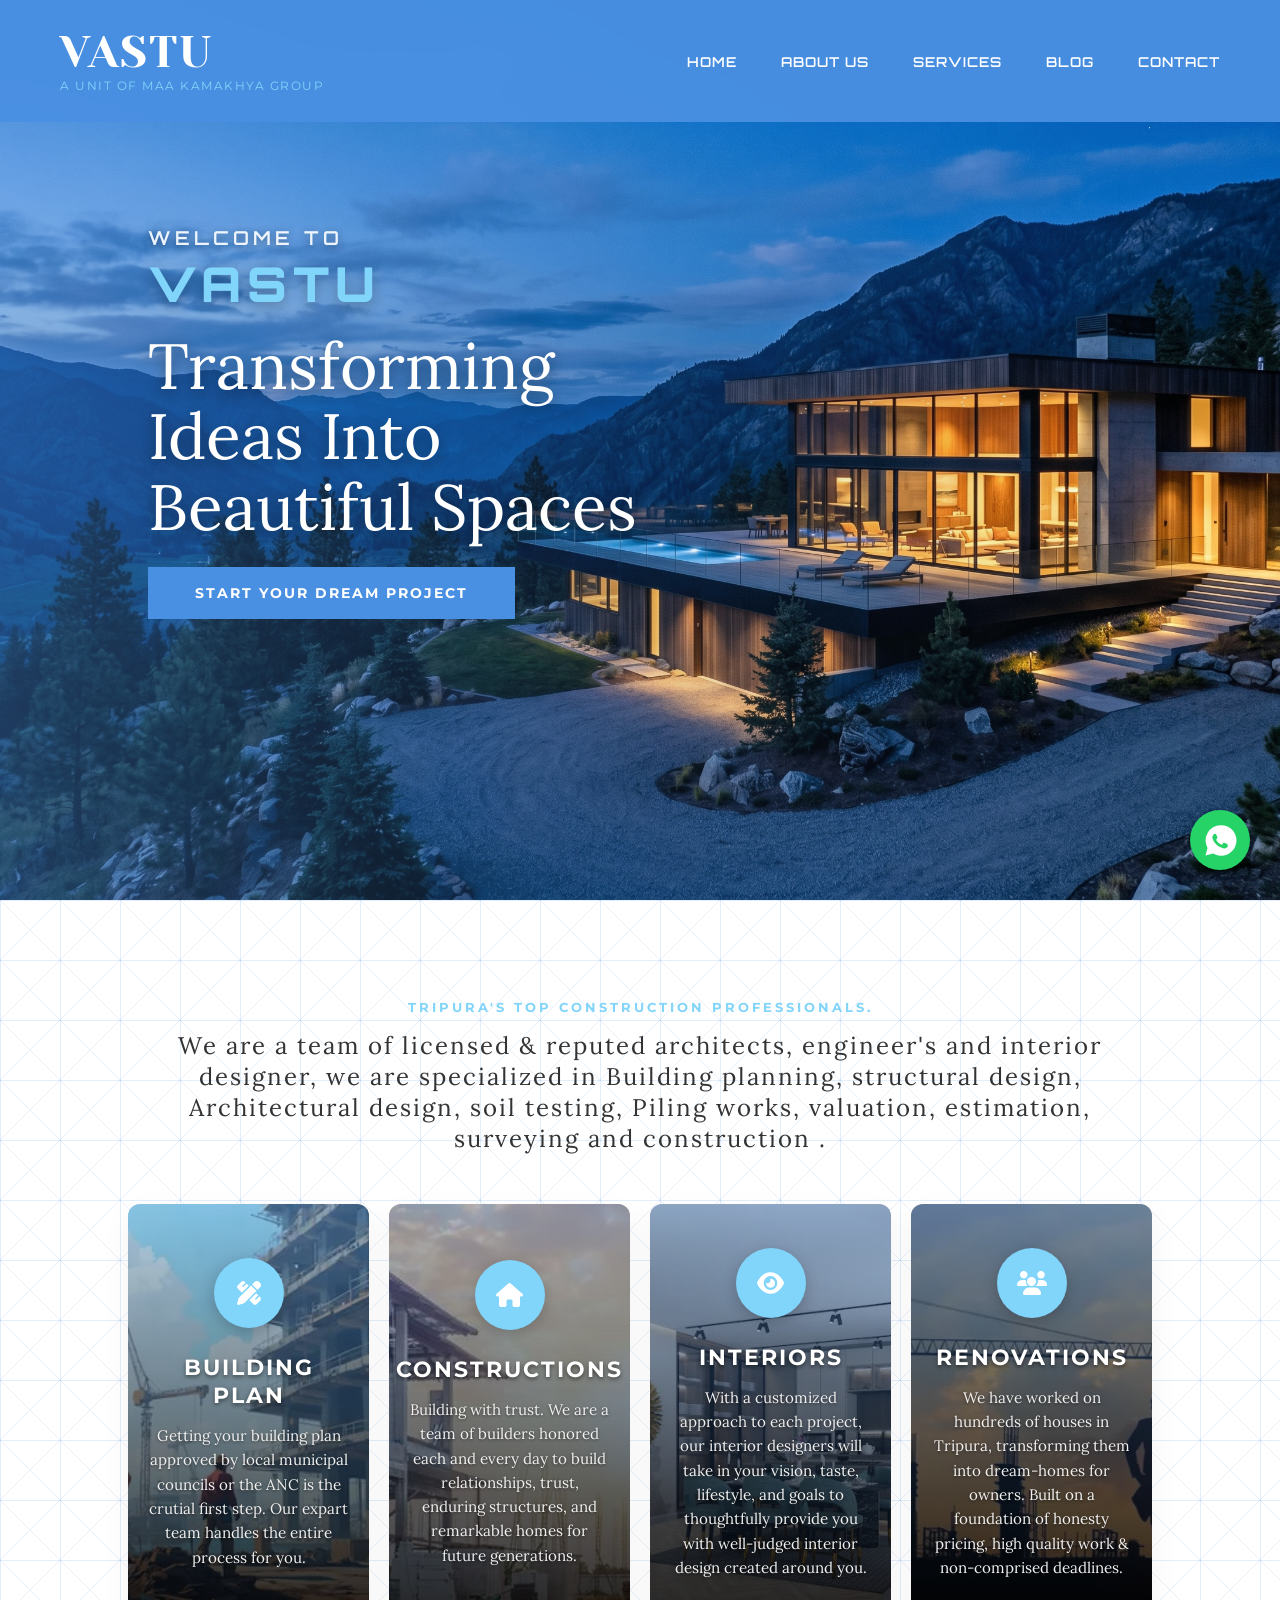
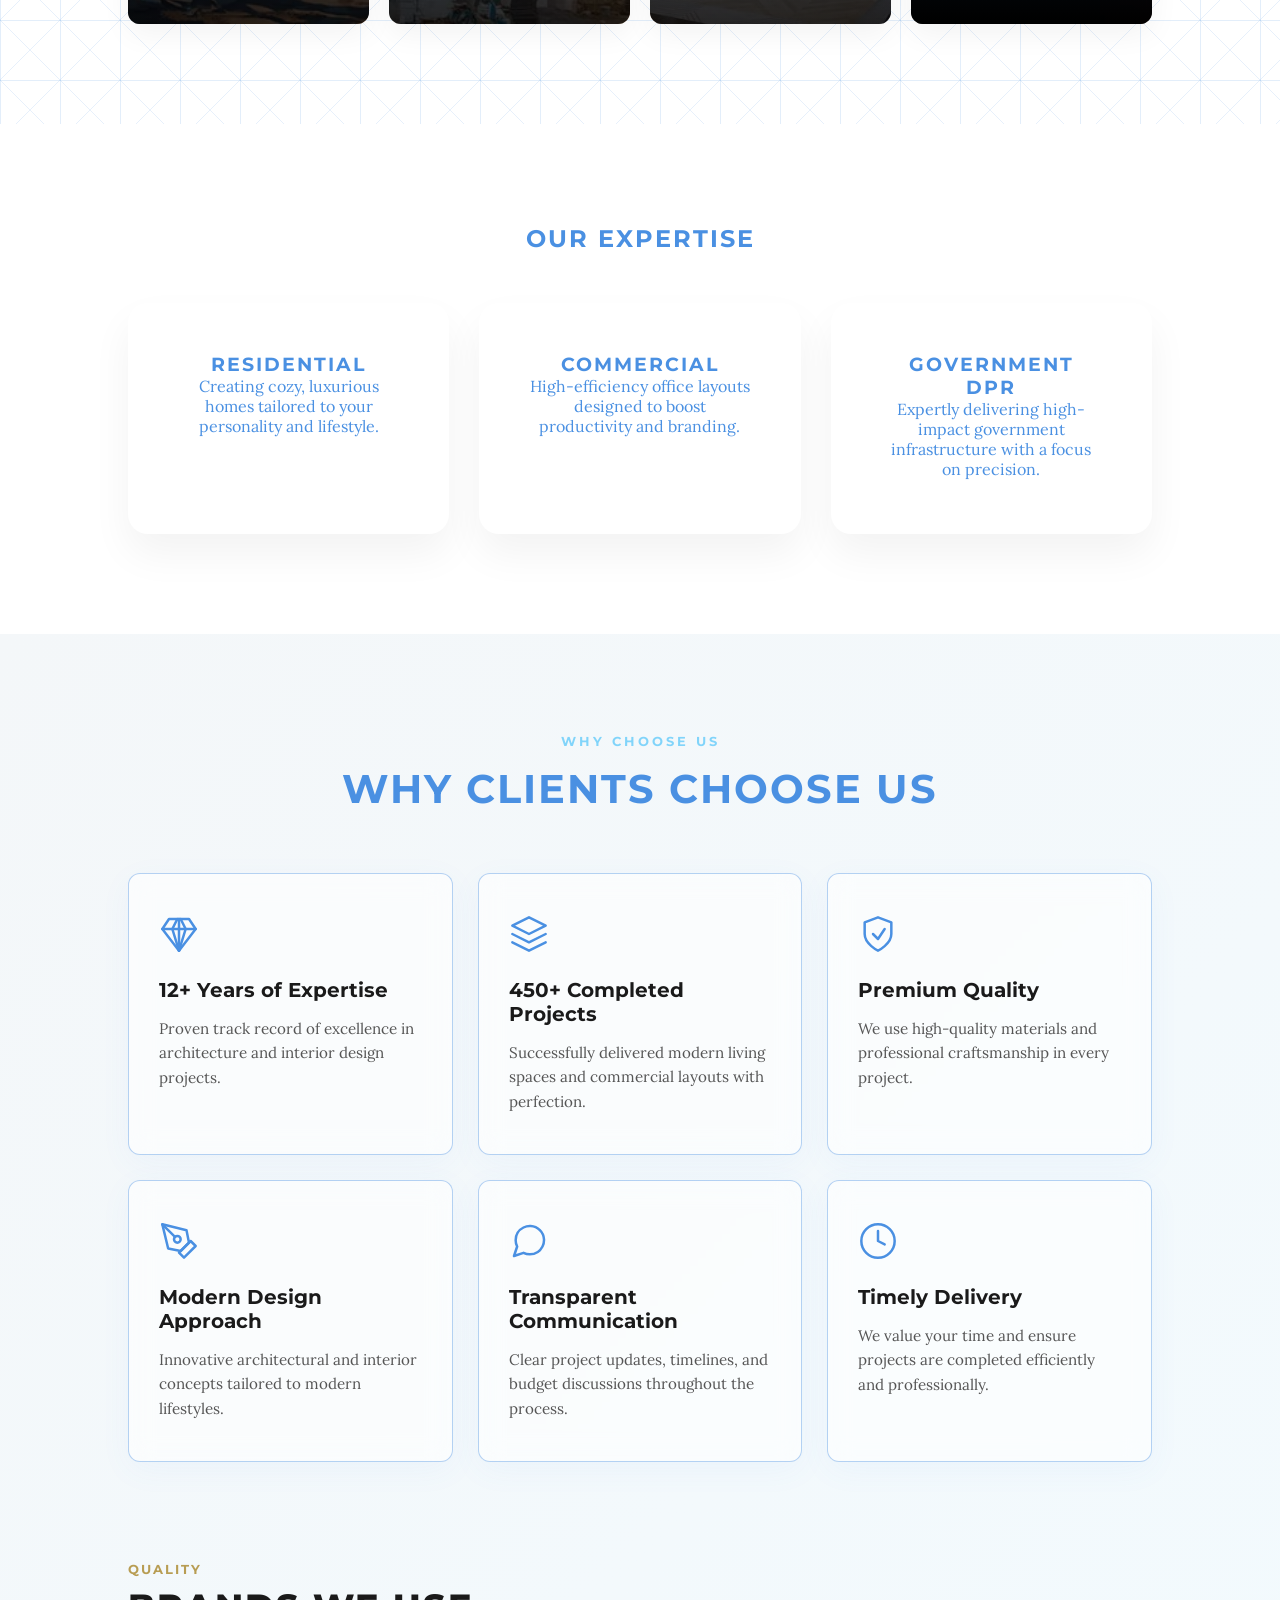
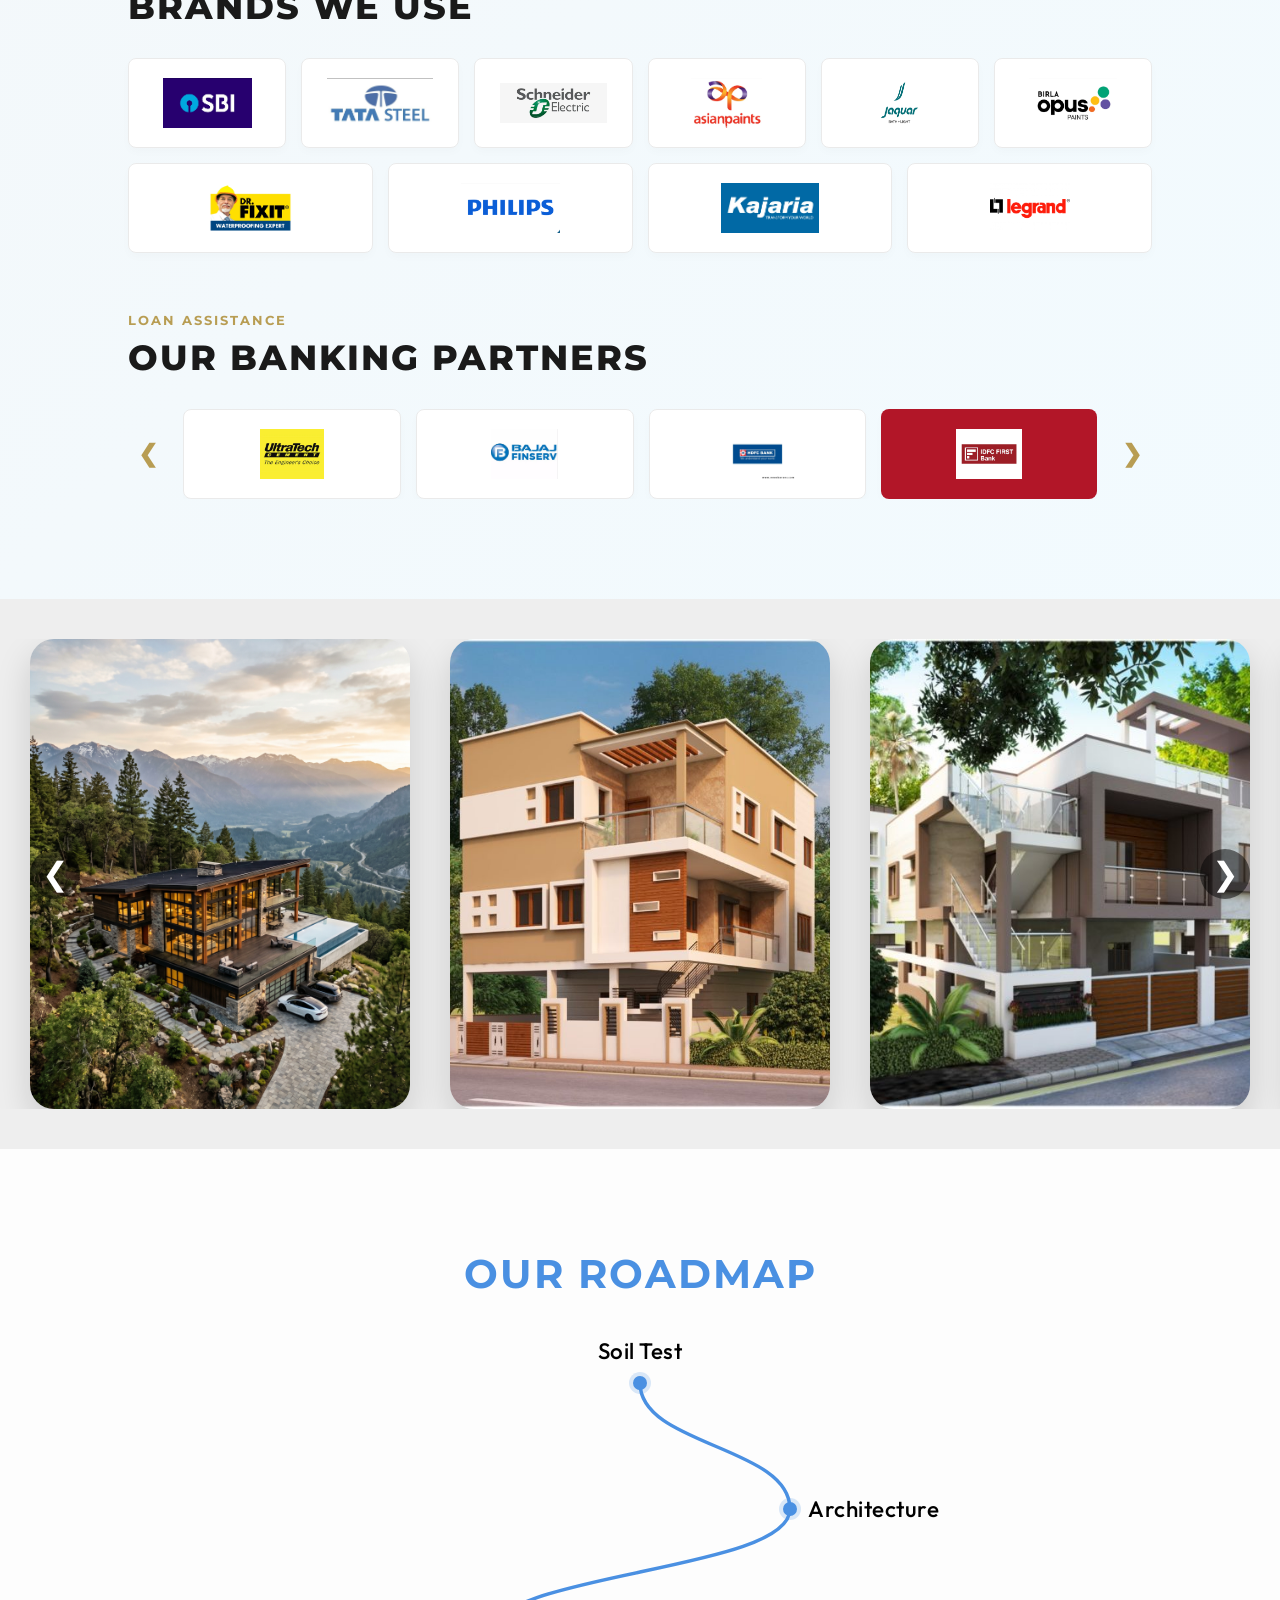
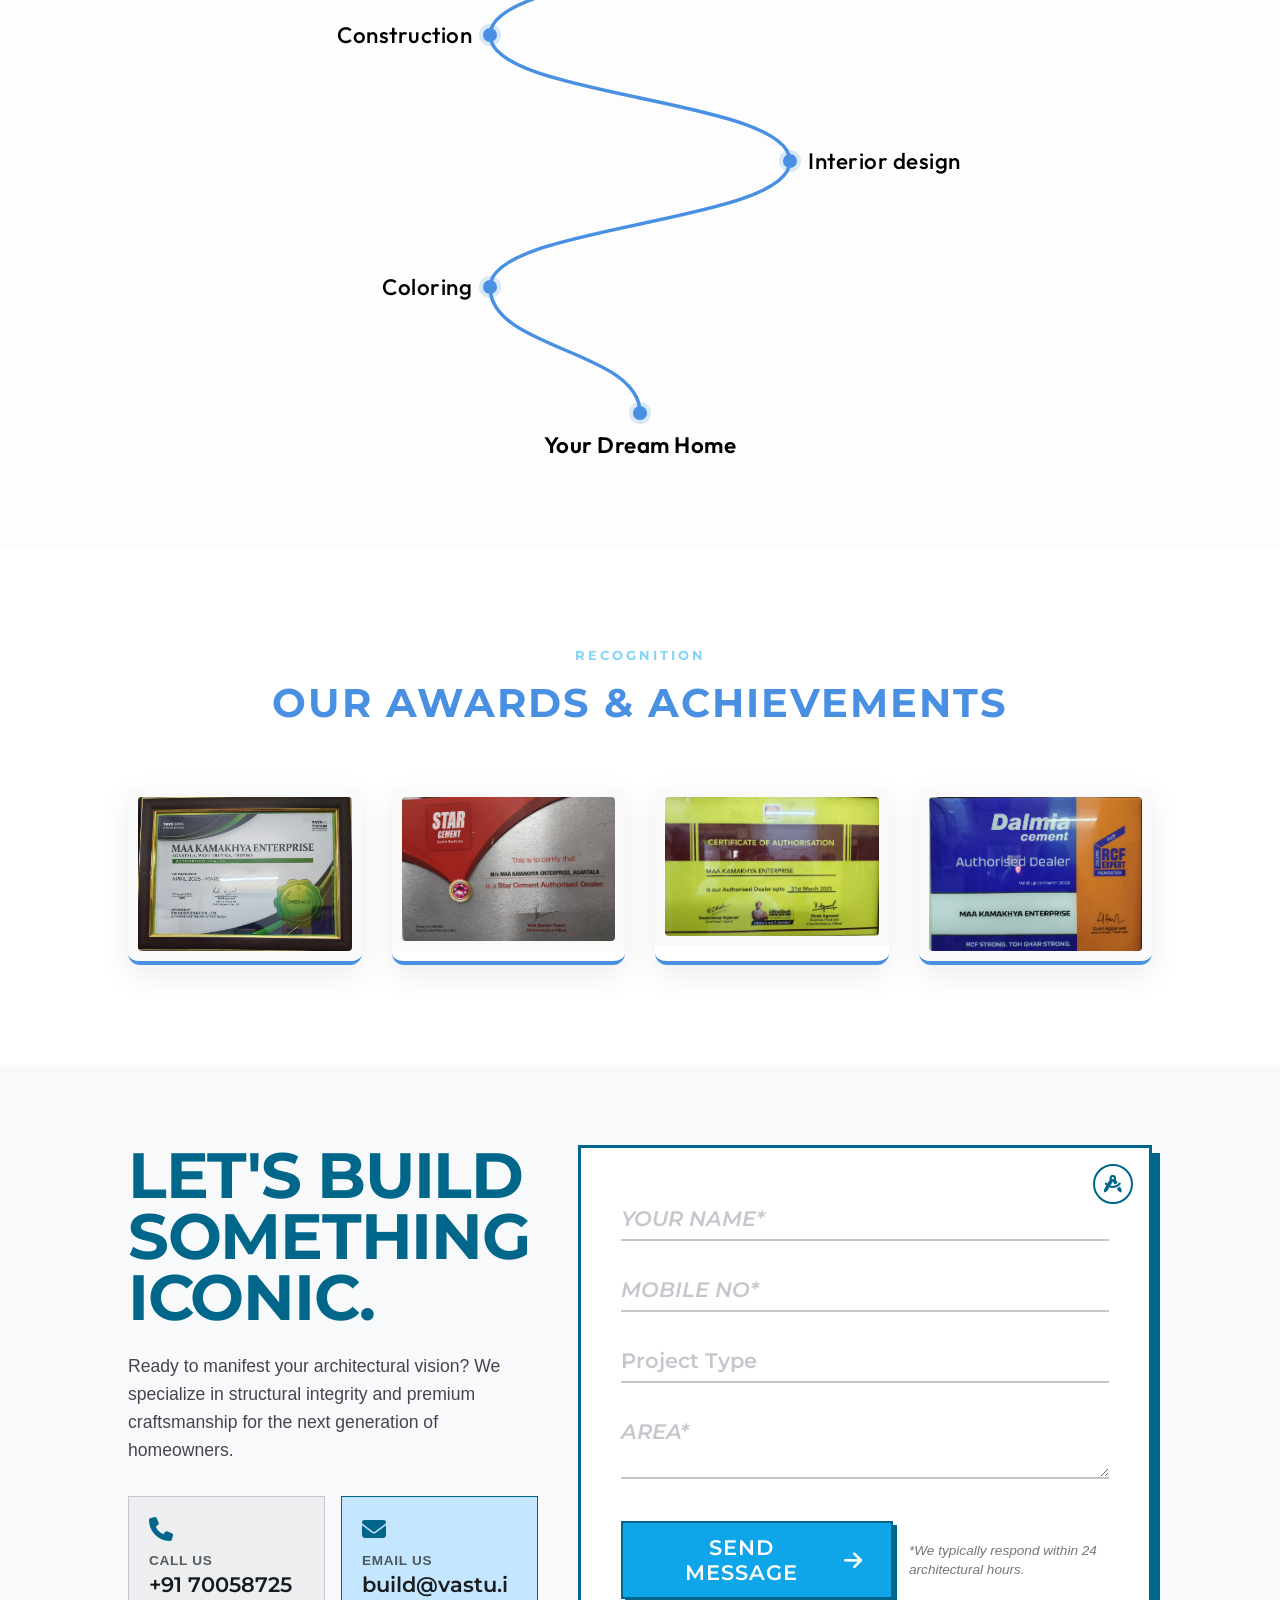
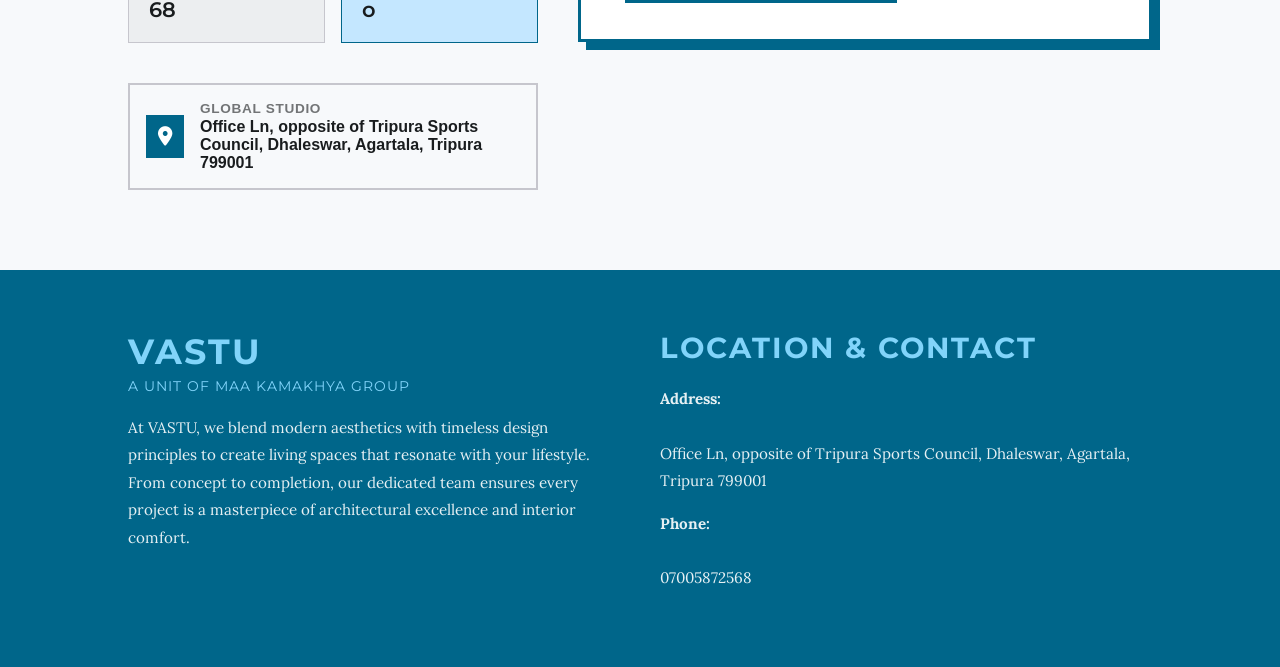
<file: index.html>
<!DOCTYPE html>
<html lang="en">
<head>
    <meta charset="UTF-8">
    <meta name="viewport" content="width=device-width, initial-scale=1.0">
    <title>vastu | Premium Interior Designing & Construction in agartala .</title>
    <meta name="description" content="Professional home construction and modern interior design services by Basu. We build and design dream homes with quality and style. Contact us today!">
    <!-- Fonts -->
    <link href="https://fonts.googleapis.com/css2?family=Montserrat:wght@700;800&family=Lora:ital,wght@0,400;1,400&family=Outfit:wght@300;400;500;600&family=Yeseva+One&family=Orbitron:wght@400;700;900&display=swap" rel="stylesheet">
    <link rel="stylesheet" href="https://cdnjs.cloudflare.com/ajax/libs/font-awesome/6.4.0/css/all.min.css">
    <!-- AOS Animation CSS -->
    <link href="https://unpkg.com/aos@2.3.1/dist/aos.css" rel="stylesheet">
    <style>
        :root {
            --deep-blue: #4A90E2;
            --sky-blue: #81D4FA;
            --white: #FFFFFF;
            --light-gray: #F4F7F9;
            --glass: rgba(255, 255, 255, 0.8);
        }

        * { margin: 0; padding: 0; box-sizing: border-box; }
        html { scroll-behavior: smooth; }
        body { font-family: 'Lora', serif; background-color: var(--white); color: var(--deep-blue); overflow-x: hidden; }
        h1, h2, h3 { font-family: 'Montserrat', sans-serif; text-transform: uppercase; letter-spacing: 2px; }

        /* --- Navigation --- */
        nav {
            position: fixed; width: 100%; padding: 30px 60px;
            display: flex; justify-content: space-between; align-items: center;
            z-index: 1000; transition: 0.3s;
            background: rgba(74, 144, 226, 0.95);
            backdrop-filter: blur(10px);
        }
        nav.scrolled { padding: 20px 60px; box-shadow: 0 10px 30px rgba(0,0,0,0.3); background: var(--deep-blue); }
        .logo { font-family: 'Yeseva One', serif; font-size: 2.8rem; font-weight: 400; color: var(--white); letter-spacing: 2px; line-height: 1; display: flex; flex-direction: column; }
        .nav-links a { font-family: 'Orbitron', sans-serif; text-decoration: none; color: var(--white); margin-left: 40px; font-weight: 600; font-size: 0.85rem; letter-spacing: 1px; }
        .nav-links a:hover { color: var(--sky-blue); }

        /* --- Dropdown Menu --- */
        .dropdown { position: relative; display: inline-block; }
        .dropdown-menu {
            position: absolute; top: 150%; left: 50%; transform: translateX(-50%);
            background: var(--white); min-width: 220px; border-radius: 12px;
            box-shadow: 0 15px 35px rgba(0,0,0,0.1); padding: 15px 0;
            opacity: 0; visibility: hidden; transition: all 0.3s ease; z-index: 1000;
        }
        .dropdown:hover .dropdown-menu { top: 120%; opacity: 1; visibility: visible; }
        .dropdown-menu a {
            display: block !important; margin: 0 !important; padding: 12px 30px !important;
            font-family: 'Montserrat', sans-serif; /* Keep dropdown readable */
            color: #333 !important; font-weight: 500 !important; font-size: 0.95rem !important; text-transform: capitalize; letter-spacing: 0 !important; transition: 0.3s;
        }
        .dropdown-menu a:hover { color: var(--deep-blue) !important; background: var(--light-gray); padding-left: 35px !important; }

        /* --- Hero Section --- */
        .hero {
            height: 100vh; display: flex; align-items: center; justify-content: flex-start; text-align: left;
            position: relative; overflow: hidden; padding-top: 80px; padding-left: 10%; cursor: pointer;
        }
        .hero::before {
            content: ''; position: absolute; top: 0; left: 0; width: 100%; height: 100%;
            background: url('images/front page image.jpeg') center/cover no-repeat;
            z-index: 0; transition: transform 20s cubic-bezier(0.25, 0.46, 0.45, 0.94);
        }
        .hero.zoomed::before {
            transform: scale(1.15);
        }
        .hero-overlay {
            position: absolute; top: 0; left: 0; width: 100%; height: 100%;
            background: linear-gradient(to right, rgba(74, 144, 226, 0.4) 0%, rgba(74, 144, 226, 0.1) 50%, rgba(74, 144, 226, 0) 100%);
            z-index: 1; pointer-events: none;
        }
        .hero-content { position: relative; z-index: 2; max-width: 800px; padding: 0 20px; transition: opacity 0.3s ease; margin-top: -15vh; }
        .hero-subtitle {
            font-family: 'Orbitron', sans-serif; font-size: 1.5rem; letter-spacing: 4px;
            color: var(--white); margin-bottom: 20px; font-weight: 700; text-transform: uppercase;
            text-shadow: 0 2px 10px rgba(0, 0, 0, 0.4);
        }
        .hero h1 { 
            font-family: 'Lora', serif; font-size: 4rem; line-height: 1.1; margin-bottom: 25px; 
            color: var(--white); text-transform: none; letter-spacing: normal; font-weight: 400;
            text-shadow: 0 4px 15px rgba(0, 0, 0, 0.4);
        }
        .hero-quote {
            font-size: 1.1rem; margin-bottom: 35px; color: var(--light-gray); line-height: 1.6;
            font-family: 'Montserrat', sans-serif; font-weight: 300; letter-spacing: 1px; text-transform: none;
            text-shadow: 0 2px 10px rgba(0, 0, 0, 0.4); max-width: 800px; margin-left: auto; margin-right: auto;
        }
        .btn {
            padding: 16px 45px; background: var(--deep-blue); color: var(--white);
            text-decoration: none; border-radius: 0; display: inline-block;
            transition: 0.3s; font-family: 'Montserrat', sans-serif; font-size: 0.85rem; font-weight: 700; letter-spacing: 2px;
            border: 2px solid var(--deep-blue);
        }
        .btn:hover { background: transparent; color: var(--white); border-color: var(--white); }

        /* --- Four Cards Section --- */
        .four-cards-section { padding: 100px 10%; background-color: var(--white); position: relative; overflow: hidden; }
        .bg-crossover-lines {
            position: absolute; top: 0; left: 0; width: 100%; height: 100%;
            pointer-events: none; z-index: 0;
        }
        .bg-crossover-lines svg {
            position: absolute; top: 0; left: 0; width: 100%; height: 100%;
            display: block;
        }
        .cards-grid { display: grid; grid-template-columns: repeat(4, 1fr); gap: 20px; }
        .flip-card { background-color: transparent; height: 420px; perspective: 1000px; cursor: pointer; }
        .flip-card-inner { position: relative; width: 100%; height: 100%; text-align: center; transition: transform 0.6s; transform-style: preserve-3d; }
        .flip-card-inner.rotate-right { transform: rotateY(180deg); }
        .flip-card-inner.rotate-left { transform: rotateY(-180deg); }
        .flip-card-front, .flip-card-back { position: absolute; width: 100%; height: 100%; -webkit-backface-visibility: hidden; backface-visibility: hidden; border-radius: 12px; padding: 40px 20px; display: flex; flex-direction: column; align-items: center; justify-content: center; box-shadow: 0 10px 30px rgba(0,0,0,0.05); overflow: hidden; }
        .flip-card-front { background-color: var(--white); color: var(--white); background-size: cover; background-position: center; }
        .flip-card-front::before { content: ''; position: absolute; top: 0; left: 0; width: 100%; height: 100%; background: linear-gradient(to bottom, rgba(74, 144, 226, 0.4), rgba(0, 0, 0, 0.8)); z-index: 1; }
        .flip-card-front > * { position: relative; z-index: 2; }
        .flip-card-back { background-color: var(--deep-blue); color: var(--white); transform: rotateY(180deg); }
        .icon-circle { width: 70px; height: 70px; border-radius: 50%; background-color: var(--sky-blue); color: var(--white); display: flex; align-items: center; justify-content: center; font-size: 24px; margin-bottom: 25px; box-shadow: 0 4px 15px rgba(0,0,0,0.2); }
        .flip-card-front h3 { margin-bottom: 15px; font-size: 1.4rem; color: var(--white); text-shadow: 0 2px 4px rgba(0,0,0,0.5); }
        .flip-card-front p { font-size: 0.95rem; line-height: 1.6; color: #f0f0f0; font-family: 'Lora', serif; text-shadow: 0 1px 3px rgba(0,0,0,0.5); }
        .flip-card-back h3 { margin-bottom: 20px; font-size: 1.3rem; color: var(--white); border-bottom: 2px solid var(--white); padding-bottom: 10px; display: inline-block; }
        .flip-card-back p { font-size: 0.95rem; line-height: 1.6; color: var(--light-gray); font-family: 'Lora', serif; }
        .btn-quote { background: var(--white); color: var(--deep-blue); padding: 12px 25px; text-decoration: none; border-radius: 5px; font-weight: bold; margin-top: 25px; font-family: 'Montserrat', sans-serif; font-size: 0.9rem; transition: 0.3s; display: inline-block; }
        .btn-quote:hover { background: var(--sky-blue); color: var(--white); }

        /* --- Services (Floating Cards) --- */
        .services { padding: 100px 10%; text-align: center; }
        .service-grid { display: grid; grid-template-columns: repeat(auto-fit, minmax(300px, 1fr)); gap: 30px; margin-top: 50px; }
        .service-card {
            background: var(--white); padding: 50px; border-radius: 20px;
            box-shadow: 0 20px 40px rgba(0,0,0,0.05); transition: 0.4s;
            border-bottom: 5px solid transparent;
        }
        .service-card:hover { border-bottom: 5px solid var(--sky-blue); transform: scale(1.02); }
        .service-card i { font-size: 2rem; color: var(--sky-blue); margin-bottom: 20px; display: block; }

        /* --- Services Details (Tabs & Rows) --- */
        .service-tabs { display: flex; justify-content: center; gap: 20px; margin-top: 60px; }
        .tab-btn { background: transparent; color: var(--deep-blue); }
        .tab-btn.active { background: var(--deep-blue); color: var(--white); }
        .tab-content { display: none; text-align: left; padding: 0 5%; margin-top: 50px; }
        .tab-content.active { display: block; animation: fadeIn 0.5s; }
        @keyframes fadeIn { from { opacity: 0; transform: translateY(20px); } to { opacity: 1; transform: translateY(0); } }
        
        .alt-row { display: flex; align-items: center; gap: 50px; margin-bottom: 60px; }
        .alt-row.reverse { flex-direction: row-reverse; }
        .alt-row img { width: 50%; border-radius: 20px; box-shadow: 0 15px 30px rgba(0,0,0,0.1); object-fit: cover; height: 400px; }
        .alt-row .alt-text { width: 50%; padding: 20px; }
        .alt-row h3 { color: var(--sky-blue); margin-bottom: 20px; font-size: 2rem; }
        .alt-row p { font-size: 1.1rem; line-height: 1.8; color: #555; margin-bottom: 15px; }

        /* --- Gallery Carousel Section --- */
        .gallery-wrapper { position: relative; display: flex; align-items: center; background: #eee; overflow: hidden; height: 550px; padding: 40px 0; }
        .gallery-arrow { position: absolute; z-index: 10; top: 50%; transform: translateY(-50%); font-size: 2rem; color: var(--white); background: rgba(0,0,0,0.5); width: 50px; height: 50px; display: flex; align-items: center; justify-content: center; border-radius: 50%; cursor: pointer; transition: 0.3s; user-select: none; }
        .gallery-arrow:hover { background: var(--deep-blue); }
        .gallery-arrow.left { left: 30px; }
        .gallery-arrow.right { right: 30px; }
        .gallery { display: flex; height: 100%; width: 100%; overflow-x: auto; scroll-behavior: smooth; scrollbar-width: none; -ms-overflow-style: none; scroll-snap-type: x mandatory; padding: 0 10px; }
        .gallery::-webkit-scrollbar { display: none; }
        .gallery-item { flex: 0 0 calc(33.333% - 40px); min-width: calc(33.333% - 40px); height: 100%; margin: 0 20px; background-size: cover; background-position: center; transition: all 0.5s ease; cursor: pointer; position: relative; z-index: 1; scroll-snap-align: center; border-radius: 24px; box-shadow: 0 15px 35px rgba(0,0,0,0.15); overflow: hidden; }
        .gallery-item:hover { transform: scale(1.03); z-index: 2; box-shadow: 0 20px 45px rgba(0,0,0,0.25); }
        .gallery-overlay { position: absolute; bottom: 0; left: 0; right: 0; top: 0; background: linear-gradient(to top, rgba(74, 144, 226, 0.95) 0%, rgba(74, 144, 226, 0.6) 40%, transparent 100%); display: flex; flex-direction: column; justify-content: flex-end; align-items: center; padding: 40px 20px; text-align: center; opacity: 0; transform: translateY(100%); transition: all 0.4s ease-in-out; }
        .gallery-item:hover .gallery-overlay { opacity: 1; transform: translateY(0); }
        .gallery-sub { font-family: 'Montserrat', sans-serif; font-size: 0.85rem; color: var(--white); font-weight: 700; margin-bottom: 5px; text-transform: uppercase; letter-spacing: 1px; }
        .gallery-title { font-family: 'Lora', serif; font-size: 1.8rem; color: var(--white); margin-bottom: 20px; text-transform: none; }
        .gallery-btn { background: var(--white); color: var(--deep-blue); font-family: 'Montserrat', sans-serif; font-size: 0.8rem; font-weight: bold; text-decoration: none; padding: 10px 25px; border-radius: 25px; transition: 0.3s; text-transform: uppercase; }
        .gallery-btn:hover { background: #f0f0f0; transform: translateY(-2px); box-shadow: 0 4px 10px rgba(0,0,0,0.2); }

        /* --- Contact Section Brutalist Style --- */
        .contact {
            padding: 80px 10%; background: #f7f9fb; position: relative;
            font-family: 'Inter', sans-serif;
            color: #191c1e;
        }
        .contact::before { display: none; }
        .contact-container {
            display: grid;
            grid-template-columns: 1fr;
            gap: 40px;
            max-width: 1200px;
            margin: 0 auto;
            position: relative;
            z-index: 1;
            align-items: start;
        }
        @media (min-width: 992px) {
            .contact-container {
                grid-template-columns: 5fr 7fr;
            }
        }
        .contact-left {
            display: flex;
            flex-direction: column;
            gap: 24px;
            text-align: left;
        }
        .contact-title {
            font-family: 'Montserrat', sans-serif;
            font-size: 3rem;
            line-height: 0.95;
            font-weight: 700;
            text-transform: uppercase;
            letter-spacing: -0.02em;
            color: #00668a;
            margin: 0;
        }
        @media (min-width: 768px) {
            .contact-title {
                font-size: 4rem;
            }
        }
        .contact-subtitle {
            font-family: 'Inter', sans-serif;
            font-size: 1.1rem;
            line-height: 1.6;
            color: #45464d;
            max-width: 500px;
            margin: 0;
            text-transform: none;
            letter-spacing: normal;
        }
        .contact-details-grid {
            display: grid;
            grid-template-columns: 1fr;
            gap: 16px;
            margin-top: 8px;
        }
        @media (min-width: 576px) {
            .contact-details-grid {
                grid-template-columns: 1fr 1fr;
            }
        }
        .contact-detail-card {
            padding: 20px;
            background: #eceef0;
            border: 1px solid #c6c6cd;
            display: flex;
            flex-direction: column;
            align-items: start;
            gap: 4px;
        }
        .contact-detail-card.highlight {
            background: #c4e7ff;
            border: 1px solid #00668a;
        }
        .contact-icon {
            font-size: 1.5rem;
            color: #00668a;
            margin-bottom: 8px;
        }
        .contact-detail-card.highlight .contact-icon {
            color: #00668a;
        }
        .detail-label {
            font-family: 'Inter', sans-serif;
            font-size: 0.85rem;
            font-weight: 600;
            text-transform: uppercase;
            letter-spacing: 0.05em;
            opacity: 0.7;
            color: inherit;
        }
        .detail-value {
            font-family: 'Montserrat', sans-serif;
            font-size: 1.3rem;
            font-weight: 600;
            color: inherit;
            word-break: break-all;
        }
        .contact-address-card {
            margin-top: 16px;
            border: 2px solid #c6c6cd;
            padding: 16px;
            display: flex;
            align-items: center;
            gap: 16px;
            background: transparent;
        }
        .address-icon-bg {
            background: #00668a;
            padding: 12px;
            display: flex;
            align-items: center;
            justify-content: center;
            color: #ffffff;
            font-size: 1.2rem;
            flex-shrink: 0;
        }
        .address-text {
            display: flex;
            flex-direction: column;
            gap: 2px;
        }
        .address-label {
            font-family: 'Inter', sans-serif;
            font-size: 0.85rem;
            font-weight: 600;
            text-transform: uppercase;
            letter-spacing: 0.05em;
            opacity: 0.6;
        }
        .address-value {
            font-family: 'Inter', sans-serif;
            font-size: 1rem;
            font-weight: 700;
            color: #191c1e;
        }

        /* --- Right Side: Brutalist Form --- */
        .contact-right {
            width: 100%;
        }
        .brutalist-form {
            background: #ffffff;
            border: 3px solid #00668a;
            padding: 30px;
            position: relative;
            box-shadow: 8px 8px 0px 0px #00668a;
            transition: all 0.3s ease;
        }
        @media (min-width: 768px) {
            .brutalist-form {
                padding: 40px;
            }
        }
        .brutalist-form:hover {
            box-shadow: 4px 4px 0px 0px #00668a;
            transform: translate(4px, 4px);
        }
        .spinner-container {
            position: absolute;
            top: 0;
            right: 0;
            padding: 16px;
        }
        .spinning-icon {
            width: 40px;
            height: 40px;
            border-radius: 50%;
            border: 2px solid #00668a;
            display: flex;
            align-items: center;
            justify-content: center;
            font-size: 1.1rem;
            color: #00668a;
            animation: spin-slow 10s linear infinite;
        }
        @keyframes spin-slow {
            0% { transform: rotate(0deg); }
            100% { transform: rotate(360deg); }
        }
        .form-fields {
            display: flex;
            flex-direction: column;
            gap: 28px;
            margin-top: 10px;
        }
        .input-group {
            position: relative;
            width: 100%;
        }
        .input-group input,
        .input-group textarea,
        .input-group select {
            width: 100% !important;
            background: transparent !important;
            border: none !important;
            border-bottom: 2px solid #c6c6cd !important;
            border-radius: 0 !important;
            padding: 8px 0 !important;
            margin: 0 !important;
            font-family: 'Montserrat', sans-serif !important;
            font-size: 1.3rem !important;
            font-weight: 600 !important;
            color: #000000 !important;
            outline: none !important;
            transition: all 0.3s ease !important;
            box-shadow: none !important;
        }
        .input-group input:focus,
        .input-group textarea:focus,
        .input-group select:focus {
            border-bottom-color: #00668a !important;
        }
        .input-group label {
            position: absolute;
            left: 0;
            top: 8px;
            font-family: 'Montserrat', sans-serif;
            font-size: 1.3rem;
            font-weight: 600;
            color: #c6c6cd;
            pointer-events: none;
            transition: all 0.3s ease;
            text-transform: uppercase;
            font-style: italic;
        }
        .input-group input:focus ~ label,
        .input-group input:not(:placeholder-shown) ~ label,
        .input-group textarea:focus ~ label,
        .input-group textarea:not(:placeholder-shown) ~ label {
            transform: translateY(-1.8rem) scale(0.85);
            color: #00668a;
        }
        /* Style for Select Option elements */
        .input-group select {
            appearance: none;
            cursor: pointer;
            color: #c6c6cd !important;
        }
        .input-group select:focus,
        .input-group select:valid {
            color: #00668a !important;
        }
        .submit-wrapper {
            margin-top: 10px;
            display: flex;
            flex-direction: column;
            gap: 16px;
            align-items: start;
        }
        @media (min-width: 768px) {
            .submit-wrapper {
                flex-direction: row;
                align-items: center;
            }
        }
        .brutalist-submit-btn {
            background-color: #0ea5e9 !important;
            color: #ffffff !important;
            border: 2px solid #00668a !important;
            font-family: 'Montserrat', sans-serif !important;
            font-size: 1.3rem !important;
            font-weight: 600 !important;
            padding: 12px 28px !important;
            text-transform: uppercase;
            letter-spacing: 0.05em;
            cursor: pointer;
            display: inline-flex;
            align-items: center;
            gap: 12px;
            transition: all 0.2s ease;
            box-shadow: 4px 4px 0px 0px #00668a;
        }
        .brutalist-submit-btn:hover {
            background-color: #00668a !important;
            transform: translate(2px, 2px);
            box-shadow: 2px 2px 0px 0px #00668a;
        }
        .brutalist-submit-btn:active {
            transform: translate(4px, 4px);
            box-shadow: 0px 0px 0px 0px #00668a;
        }
        .brutalist-submit-btn i {
            transition: transform 0.2s ease;
        }
        .brutalist-submit-btn:hover i {
            transform: translateX(4px);
        }
        .submit-disclaimer {
            font-family: 'Inter', sans-serif;
            font-size: 0.85rem;
            color: #76777d;
            font-style: italic;
            max-width: 200px;
            margin: 0;
            text-transform: none;
            letter-spacing: normal;
            line-height: 1.4;
        }

        /* --- Mobile Menu --- */
        .menu-toggle { display: none; flex-direction: column; cursor: pointer; z-index: 1001; }
        .menu-toggle .bar { width: 25px; height: 3px; background-color: var(--white); margin: 4px 0; transition: 0.4s; }
        .menu-toggle.active .bar:nth-child(1) { transform: translate(0, 7px) rotate(-45deg); }
        .menu-toggle.active .bar:nth-child(2) { opacity: 0; }
        .menu-toggle.active .bar:nth-child(3) { transform: translate(0, -7px) rotate(45deg); }

        .footer {
            background-color: #00668a; color: #fff; padding: 60px 10%;
            display: grid; grid-template-columns: repeat(auto-fit, minmax(250px, 1fr)); gap: 40px;
        }
        .footer h3 { color: var(--sky-blue); margin-bottom: 20px; font-family: 'Montserrat', sans-serif; font-size: 1.8rem; }
        .footer p { line-height: 1.8; opacity: 0.9; font-size: 0.95rem; font-family: 'Lora', serif; }
        .footer .contact-info p { display: flex; flex-direction: column; margin-bottom: 15px; font-family: 'Lora', serif; }

        /* Responsive */
        @media (max-width: 768px) {
            .menu-toggle { display: flex; }
            nav { padding: 20px; }
            .nav-links {
                position: fixed; top: 0; right: -100%; width: 100%; height: 100vh;
                background: var(--deep-blue); display: flex; flex-direction: column;
                justify-content: center; align-items: center; transition: 0.5s ease-in-out;
            }
            .nav-links.active { right: 0; }
            .nav-links a { margin: 20px 0; font-size: 1.5rem; color: var(--white); }
            .dropdown { display: flex; flex-direction: column; align-items: center; }
            .dropdown-menu { position: static; transform: none; box-shadow: none; background: transparent; display: none; padding: 0; opacity: 1; visibility: visible; }
            .dropdown:hover .dropdown-menu { display: flex; flex-direction: column; align-items: center; }
            .dropdown-menu a { font-size: 1.1rem !important; color: var(--sky-blue) !important; padding: 10px !important; margin: 10px 0 !important; }
            .hero { padding-top: 100px; justify-content: center; text-align: center; padding-left: 0; }
            .hero-overlay { background: linear-gradient(to bottom, rgba(74, 144, 226, 0.5) 0%, rgba(74, 144, 226, 0.1) 100%); }
            .hero-content { width: 100%; padding: 0 20px; margin-top: -10vh; }
            .hero h1 { font-size: 3rem; }
            .cards-grid { grid-template-columns: 1fr; }
            .gallery-wrapper { height: 450px; padding: 30px 0; }
            .gallery-item { flex: 0 0 calc(100% - 40px); min-width: calc(100% - 40px); margin: 0 20px; height: 100%; }
            .gallery-arrow { width: 40px; height: 40px; font-size: 1.5rem; }
            .alt-row, .alt-row.reverse { flex-direction: column; text-align: center; gap: 20px; margin-bottom: 50px; }
            .alt-row img, .alt-row .alt-text { width: 100%; }
            .alt-row img { height: 250px; }
            .service-tabs { flex-direction: column; align-items: center; }
            .contact { padding: 60px 5%; }
        }
    </style>
    <!-- Mobile Design Stylesheet (Isolated) -->
    <link rel="stylesheet" href="mobile.css">
</head>
<body>

    <nav id="navbar">
        <div class="logo">
            <a href="index.html" style="text-decoration: none; color: inherit; display: block;">VASTU</a>
            <span style="display: block; font-size: 0.75rem; font-family: 'Montserrat', sans-serif; letter-spacing: 1.5px; color: var(--sky-blue); margin-top: 5px; text-transform: uppercase;">A Unit of Maa Kamakhya Group</span>
        </div>
        <div class="menu-toggle" id="mobile-menu">
            <span class="bar"></span>
            <span class="bar"></span>
            <span class="bar"></span>
        </div>
        <div class="nav-links" id="nav-links">
            <a href="#home">HOME</a>
            <a href="about.html">ABOUT US</a>
            <div class="dropdown">
                <a href="services.html">SERVICES</a>
                <div class="dropdown-menu">
                    <a href="services.html">Building Planing</a>
                    <a href="services.html">Structural Design</a>
                    <a href="services.html">Architectural Design</a>
                    <a href="services.html">Soil Testing</a>
                    <a href="services.html">Piling Works</a>
                    <a href="services.html">Surveying</a>
                    <a href="services.html">Construction</a>
                </div>
            </div>
            <a href="blog.html">BLOG</a>
            <a href="contact.html">CONTACT</a>
        </div>
    </nav>

    <section class="hero" id="home">
        <div class="hero-overlay"></div>
        <div class="hero-content">
            <p class="hero-subtitle" data-aos="fade-up" style="font-size: inherit; letter-spacing: inherit; font-weight: inherit;">
                <span class="welcome-text" style="font-size: 1.2rem; letter-spacing: 4px; opacity: 0.9; font-weight: 600; display: block; margin-bottom: 8px;">WELCOME TO</span>
                <span class="brand-text" style="font-size: 3rem; font-weight: 900; color: var(--sky-blue); letter-spacing: 6px; display: block; font-family: 'Orbitron', sans-serif; text-shadow: 0 4px 15px rgba(0, 0, 0, 0.3); line-height: 1.1; margin-bottom: 10px;">VASTU</span>
            </p>
            <h1 data-aos="fade-up" data-aos-delay="200">Transforming<br>Ideas Into<br>Beautiful Spaces</h1>
            <a href="#portfolio" class="btn" data-aos="fade-up" data-aos-delay="600">START YOUR DREAM PROJECT</a>
        </div>
    </section>

    <section class="four-cards-section" id="expertise">
        <!-- Background Crossover Grid Lines -->
        <div class="bg-crossover-lines">
            <svg width="100%" height="100%" xmlns="http://www.w3.org/2000/svg">
                <defs>
                    <pattern id="blueprint-grid" width="60" height="60" patternUnits="userSpaceOnUse">
                        <!-- Horizontal and Vertical lines -->
                        <path d="M 60 0 L 0 0 0 60" fill="none" stroke="rgba(74, 144, 226, 0.3)" stroke-width="1" />
                        <!-- Diagonal Crossover lines -->
                        <path d="M 0 0 L 60 60 M 60 0 L 0 60" fill="none" stroke="rgba(74, 144, 226, 0.18)" stroke-width="0.75" />
                    </pattern>
                </defs>
                <rect width="100%" height="100%" fill="url(#blueprint-grid)" />
            </svg>
        </div>
        <div class="cards-header" style="text-align: center; margin-bottom: 50px;" data-aos="fade-up">
            <p style="font-family: 'Montserrat', sans-serif; font-size: 0.8rem; letter-spacing: 3px; color: var(--sky-blue); margin-bottom: 15px; font-weight: 700; text-transform: uppercase;">Tripura's Top Construction Professionals.</p>
            <h2 style="font-size: 1.5rem; color: #333; text-transform: none; font-family: 'Lora', serif; font-weight: 400;">We are a team of licensed & reputed architects, engineer's and interior designer, we are specialized in Building planning, structural design, Architectural design, soil testing, Piling works, valuation, estimation, surveying and construction .</h2>
        </div>
        <div class="cards-grid">
            <!-- Card 1 -->
            <div class="flip-card" onmouseenter="handleFlip(event, this)" onmouseleave="handleUnflip(event, this)" data-aos="fade-up" data-aos-delay="0">
                <div class="flip-card-inner">
                    <div class="flip-card-front" style="background-image: url('build images/illustration-construction-site_23-2151850246.webp');">
                        <div class="icon-circle"><i class="fas fa-pencil-ruler"></i></div>
                        <h3>Building Plan</h3>
                        <p>Getting your building plan approved by local municipal councils or the ANC is the crutial first step. Our expart team handles the entire process for you.</p>
                    </div>
                    <div class="flip-card-back">
                        <h3>BUILDING PLAN</h3>
                        <p>Your home is your biggest asset, that is why at VASTU are here to make your home fit your lifestyle, taste and future. We keep an eye on detail through the building process.</p>
                        <a href="contact.html" class="btn-quote">GET A QUOTE</a>
                    </div>
                </div>
            </div>
            <!-- Card 2 -->
            <div class="flip-card" onmouseenter="handleFlip(event, this)" onmouseleave="handleUnflip(event, this)" data-aos="fade-up" data-aos-delay="100">
                <div class="flip-card-inner">
                    <div class="flip-card-front" style="background-image: url('build images/construction-residential-new-house-in-progress-at-building-site-photo.webp');">
                        <div class="icon-circle"><i class="fas fa-home"></i></div>
                        <h3>Constructions</h3>
                        <p>Building with trust. We are a team of builders honored each and every day to build relationships, trust, enduring structures, and remarkable homes for future generations.</p>
                    </div>
                    <div class="flip-card-back">
                        <h3>CONSTRUCTION</h3>
                        <p>Your home is your biggest asset, that is why at VASTU are here to make your home fit your lifestyle, taste and future. We keep an eye on detail through the building process.</p>
                        <a href="contact.html" class="btn-quote">GET A QUOTE</a>
                    </div>
                </div>
            </div>
            <!-- Card 3 -->
            <div class="flip-card" onmouseenter="handleFlip(event, this)" onmouseleave="handleUnflip(event, this)" data-aos="fade-up" data-aos-delay="200">
                <div class="flip-card-inner">
                    <div class="flip-card-front" style="background-image: url('interior images/free-photo-of-modern-luxury-dining-room-with-elegant-interior-design.webp');">
                        <div class="icon-circle"><i class="fas fa-eye"></i></div>
                        <h3>Interiors</h3>
                        <p>With a customized approach to each project, our interior designers will take in your vision, taste, lifestyle, and goals to thoughtfully provide you with well-judged interior design created around you.</p>
                    </div>
                    <div class="flip-card-back">
                        <h3>INTERIORS</h3>
                        <p>Your home is your biggest asset, that is why at VASTU are here to make your home fit your lifestyle, taste and future. We keep an eye on detail through the building process.</p>
                        <a href="contact.html" class="btn-quote">GET A QUOTE</a>
                    </div>
                </div>
            </div>
            <!-- Card 4 -->
            <div class="flip-card" onmouseenter="handleFlip(event, this)" onmouseleave="handleUnflip(event, this)" data-aos="fade-up" data-aos-delay="300">
                <div class="flip-card-inner">
                    <div class="flip-card-front" style="background-image: url('build images/0e7c55859f2cba3280b7b429b999e185.webp');">
                        <div class="icon-circle"><i class="fas fa-users"></i></div>
                        <h3>Renovations</h3>
                        <p>We have worked on hundreds of houses in Tripura, transforming them into dream-homes for owners. Built on a foundation of honesty pricing, high quality work & non-comprised deadlines.</p>
                    </div>
                    <div class="flip-card-back">
                        <h3>RENOVATORS</h3>
                        <p>Your home is your biggest asset, that is why at VASTU are here to make your home fit your lifestyle, taste and future. We keep an eye on detail through the building process.</p>
                        <a href="contact.html" class="btn-quote">GET A QUOTE</a>
                    </div>
                </div>
            </div>
        </div>
    </section>

    <section class="services" id="studio">
        <h2 data-aos="fade-up">OUR EXPERTISE</h2>
        <div class="service-grid">
            <div class="service-card" data-aos="fade-up">
                <h3>Residential</h3>
                <p>Creating cozy, luxurious homes tailored to your personality and lifestyle.</p>
            </div>
            <div class="service-card" data-aos="fade-up" data-aos-delay="100">
                <h3>Commercial</h3>
                <p>High-efficiency office layouts designed to boost productivity and branding.</p>
            </div>
            <div class="service-card" data-aos="fade-up" data-aos-delay="200">
                <h3>Government DPR</h3>
                <p>Expertly delivering high-impact government infrastructure with a focus on precision.</p>
            </div>
        </div>
    </section>

    <style>
        .wcu-section { padding: 100px 10%; text-align: left; background: linear-gradient(135deg, var(--light-gray) 0%, rgba(129, 212, 250, 0.1) 100%); position: relative; }
        .wcu-header { text-align: center; margin-bottom: 60px; }
        .wcu-grid { display: grid; grid-template-columns: repeat(3, 1fr); gap: 25px; position: relative; z-index: 2; }
        .wcu-card {
            background-color: rgba(255, 255, 255, 0.6);
            backdrop-filter: blur(12px);
            -webkit-backdrop-filter: blur(12px);
            padding: 40px 30px; border-radius: 12px;
            border: 1px solid rgba(74, 144, 226, 0.4);
            box-shadow: 0 8px 32px rgba(74, 144, 226, 0.05);
            transition: transform 0.3s ease, box-shadow 0.3s ease, border-color 0.3s ease;
            text-align: left;
        }
        .wcu-card:hover { transform: translateY(-5px); box-shadow: 0 15px 35px rgba(74, 144, 226, 0.15); border-color: rgba(74, 144, 226, 0.8); }
        .wcu-card h3 { font-size: 1.25rem; margin-bottom: 15px; color: #1a1a1a; letter-spacing: 0px; text-transform: none; font-family: 'Montserrat', sans-serif; font-weight: 700; }
        .wcu-card p { font-size: 0.95rem; color: #555; line-height: 1.6; margin: 0; }
        @media (max-width: 900px) { .wcu-grid { grid-template-columns: repeat(2, 1fr); } }
        @media (max-width: 600px) { .wcu-grid { grid-template-columns: 1fr; } }
        
        /* Brands & Banking Partners Styles */
        .brands-container { margin-top: 100px; }
        .brand-group { margin-bottom: 60px; text-align: left; }
        .brand-subheading { font-family: 'Montserrat', sans-serif; font-size: 0.8rem; letter-spacing: 2px; color: #b89d53; font-weight: 700; text-transform: uppercase; margin-bottom: 8px; display: block;}
        .brand-heading { font-size: 2.2rem; color: #1a1a1a; margin-bottom: 30px; font-weight: 800; font-family: 'Montserrat', sans-serif;}
        .brand-grid { display: flex; flex-wrap: wrap; gap: 15px; align-items: center; }
        .brand-logo-card {
            background: #fff; border-radius: 8px; border: 1px solid #eaeaea; 
            padding: 15px 25px; height: 90px; display: flex; justify-content: center; align-items: center;
            box-shadow: 0 4px 10px rgba(0,0,0,0.02); min-width: 140px; flex: 1; transition: transform 0.3s ease;
        }
        .brand-logo-card:hover { transform: translateY(-3px); box-shadow: 0 8px 20px rgba(0,0,0,0.06); border-color: #ddd;}
        .brand-logo-card img { max-width: 100%; max-height: 50px; object-fit: contain; }
        .brand-carousel { display: flex; align-items: center; gap: 15px; }
        .brand-carousel-arrow { color: #b89d53; font-size: 1.5rem; cursor: pointer; padding: 10px; font-weight: bold; user-select: none;}
        .bank-grid { flex-wrap: nowrap; overflow-x: auto; scrollbar-width: none; flex: 1;}
        .bank-grid::-webkit-scrollbar { display: none; }
        @media (max-width: 768px) {
            .brand-logo-card { min-width: 110px; padding: 10px; height: 75px; }
        }
    </style>
    <section class="wcu-section" id="why-choose-us">
        <div class="wcu-header">
            <p style="font-family: 'Montserrat', sans-serif; font-size: 0.8rem; letter-spacing: 3px; color: var(--sky-blue); margin-bottom: 15px; font-weight: 700; text-transform: uppercase;" data-aos="fade-up">WHY CHOOSE US</p>
            <h2 data-aos="fade-up" data-aos-delay="100" style="font-size: 2.5rem; color: var(--deep-blue);">Why Clients Choose Us</h2>
        </div>
        <div class="wcu-grid">
            <div class="wcu-card" data-aos="fade-up" data-aos-delay="200">
                <svg width="40" height="40" viewBox="0 0 24 24" fill="none" stroke="var(--deep-blue)" stroke-width="1.5" stroke-linecap="round" stroke-linejoin="round" style="margin-bottom: 20px;"><path d="M6 3h12l4 6-10 13L2 9Z"></path><path d="M11 3 8 9l4 13"></path><path d="M12 3v19"></path><path d="M13 3l3 6-4 13"></path><path d="M2 9h20"></path></svg>
                <h3>12+ Years of Expertise</h3>
                <p>Proven track record of excellence in architecture and interior design projects.</p>
            </div>
            <div class="wcu-card" data-aos="fade-up" data-aos-delay="300">
                <svg width="40" height="40" viewBox="0 0 24 24" fill="none" stroke="var(--deep-blue)" stroke-width="1.5" stroke-linecap="round" stroke-linejoin="round" style="margin-bottom: 20px;"><polygon points="12 2 2 7 12 12 22 7 12 2"></polygon><polyline points="2 17 12 22 22 17"></polyline><polyline points="2 12 12 17 22 12"></polyline></svg>
                <h3>450+ Completed Projects</h3>
                <p>Successfully delivered modern living spaces and commercial layouts with perfection.</p>
            </div>
            <div class="wcu-card" data-aos="fade-up" data-aos-delay="400">
                <svg width="40" height="40" viewBox="0 0 24 24" fill="none" stroke="var(--deep-blue)" stroke-width="1.5" stroke-linecap="round" stroke-linejoin="round" style="margin-bottom: 20px;"><path d="M12 22s8-4 8-10V5l-8-3-8 3v7c0 6 8 10 8 10z"></path><polyline points="9 12 12 15 16 9"></polyline></svg>
                <h3>Premium Quality</h3>
                <p>We use high-quality materials and professional craftsmanship in every project.</p>
            </div>
            <div class="wcu-card" data-aos="fade-up" data-aos-delay="500">
                <svg width="40" height="40" viewBox="0 0 24 24" fill="none" stroke="var(--deep-blue)" stroke-width="1.5" stroke-linecap="round" stroke-linejoin="round" style="margin-bottom: 20px;"><path d="M12 19l7-7 3 3-7 7-3-3z"></path><path d="M18 13l-1.5-7.5L2 2l3.5 14.5L13 18l5-5z"></path><path d="M2 2l7.586 7.586"></path><circle cx="11" cy="11" r="2"></circle></svg>
                <h3>Modern Design Approach</h3>
                <p>Innovative architectural and interior concepts tailored to modern lifestyles.</p>
            </div>
            <div class="wcu-card" data-aos="fade-up" data-aos-delay="600">
                <svg width="40" height="40" viewBox="0 0 24 24" fill="none" stroke="var(--deep-blue)" stroke-width="1.5" stroke-linecap="round" stroke-linejoin="round" style="margin-bottom: 20px;"><path d="M21 11.5a8.38 8.38 0 0 1-.9 3.8 8.5 8.5 0 0 1-7.6 4.7 8.38 8.38 0 0 1-3.8-.9L3 21l1.9-5.7a8.38 8.38 0 0 1-.9-3.8 8.5 8.5 0 0 1 4.7-7.6 8.38 8.38 0 0 1 3.8-.9h.5a8.48 8.48 0 0 1 8 8v.5z"></path></svg>
                <h3>Transparent Communication</h3>
                <p>Clear project updates, timelines, and budget discussions throughout the process.</p>
            </div>
            <div class="wcu-card" data-aos="fade-up" data-aos-delay="700">
                <svg width="40" height="40" viewBox="0 0 24 24" fill="none" stroke="var(--deep-blue)" stroke-width="1.5" stroke-linecap="round" stroke-linejoin="round" style="margin-bottom: 20px;"><circle cx="12" cy="12" r="10"></circle><polyline points="12 6 12 12 16 14"></polyline></svg>
                <h3>Timely Delivery</h3>
                <p>We value your time and ensure projects are completed efficiently and professionally.</p>
            </div>
        </div>

        <!-- Brands Section -->
        <div class="brands-container" data-aos="fade-up">
            <div class="brand-group">
                <span class="brand-subheading">QUALITY</span>
                <h2 class="brand-heading">Brands we use</h2>
                <div class="brand-grid">
                    <div class="brand-logo-card"><img src="build images/18b03d5d8b314bb3d023dd2985c2160f.webp" alt="UltraTech Cement" onerror="this.outerHTML='<span style=\'font-weight:800;color:#FFC107;text-shadow:1px 1px 0 #000;\'>UltraTech</span>'"></div>
                    <div class="brand-logo-card"><img src="build images/tata steel logo.png" alt="TATA Steel" onerror="this.outerHTML='<span style=\'font-weight:800;color:#0F4C81;\'>TATA STEEL</span>'"></div>
                    <div class="brand-logo-card"><img src="build images/429-4298111_schneider-electric-schneider-electric-png-logo.webp" alt="Schneider Electric" onerror="this.outerHTML='<span style=\'font-weight:800;color:#3DCD58;\'>Schneider</span>'"></div>
                    <div class="brand-logo-card"><img src="build images/asianpaints logo.png" alt="Asian Paints" onerror="this.outerHTML='<span style=\'font-weight:800;color:#ED1C24;\'>Asian Paints</span>'"></div>
                    <div class="brand-logo-card"><img src="build images/logo-jaquar-brand-492x394.webp" alt="Jaquar" onerror="this.outerHTML='<span style=\'font-weight:800;color:#00718F;\'>Jaquar</span>'"></div>
                    <div class="brand-logo-card"><img src="build images/birla opas paints logo.png" alt="Birla Opus Paints" onerror="this.outerHTML='<span style=\'font-weight:800;color:#005B9F;\'>Birla Opus</span>'"></div>
                    <div class="brand-logo-card"><img src="build images/dr-fixit-logo-01.webp" alt="Dr. Fixit" onerror="this.outerHTML='<span style=\'font-weight:800;color:#005A9C;\'>DR. FIXIT</span>'"></div>
                    <div class="brand-logo-card"><img src="build images/philips logo.png" alt="Philips" onerror="this.outerHTML='<span style=\'font-weight:800;color:#005A9C;\'>Philips</span>'"></div>
                    <div class="brand-logo-card"><img src="build images/Kajaria-Tiles-Logo-Vector.svg-.webp" alt="Kajaria" onerror="this.outerHTML='<span style=\'font-weight:800;color:#004C97;\'>Kajaria</span>'"></div>
                    <div class="brand-logo-card"><img src="build images/Legrand-Logo-500x313.webp" alt="Legrand" onerror="this.outerHTML='<span style=\'font-weight:800;color:#E30613;\'>L legrand</span>'"></div>
                </div>
            </div>

            <div class="brand-group" style="margin-bottom: 0;">
                <span class="brand-subheading">LOAN ASSISTANCE</span>
                <h2 class="brand-heading">Our Banking Partners</h2>
                <div class="brand-carousel">
                    <span class="brand-carousel-arrow" onclick="document.getElementById('bank-carousel').scrollBy({left:-200, behavior:'smooth'})">&#10094;</span>
                    <div class="brand-grid bank-grid" id="bank-carousel">
                        <div class="brand-logo-card" style="min-width: 180px;"><img src="build images/1faba4158935451.Y3JvcCw4MDgsNjMyLDAsMA.webp" alt="SBI Home Loans" onerror="this.outerHTML='<span style=\'font-weight:800;color:#005b9f;\'>SBI HOME LOANS</span>'"></div>
                        <div class="brand-logo-card" style="min-width: 180px;"><img src="build images/bajaj-finserv-stock-price-today-live-04-may-2026.webp" alt="Bajaj Finserv" onerror="this.outerHTML='<span style=\'font-weight:800;color:#005e9e;\'>BAJAJ FINSERV</span>'"></div>
                        <div class="brand-logo-card" style="min-width: 180px;"><img src="build images/840405.webp" alt="HDFC Home Loans" onerror="this.outerHTML='<span style=\'font-weight:800;color:#e30613;\'>HDFC HOME LOANS</span>'"></div>
                        <div class="brand-logo-card" style="min-width: 180px; background:#b21628; border:none;"><img src="build images/idfc-first-bank8846.webp" alt="IDFC FIRST Bank" onerror="this.outerHTML='<span style=\'font-weight:800;color:#fff;\'>IDFC FIRST Bank</span>'"></div>
                    </div>
                    <span class="brand-carousel-arrow" onclick="document.getElementById('bank-carousel').scrollBy({left:200, behavior:'smooth'})">&#10095;</span>
                </div>
            </div>
        </div>
    </section>

    <style>
        .awards-section { padding: 100px 10%; text-align: center; background: #fff; }
        .awards-header { margin-bottom: 60px; }
        .awards-grid { display: grid; grid-template-columns: repeat(4, 1fr); gap: 30px; }
        .award-card {
            border-radius: 12px; overflow: hidden; box-shadow: 0 10px 30px rgba(0,0,0,0.08);
            transition: transform 0.3s ease; background: #fff;
        }
        .award-card:hover { transform: translateY(-10px); box-shadow: 0 15px 40px rgba(74, 144, 226, 0.15); }
        .award-img-wrapper { width: 100%; overflow: hidden; position: relative; background: #fafafa; display: flex; align-items: center; justify-content: center; padding: 10px; }
        .award-img-wrapper img { width: 100%; height: auto; max-height: 400px; object-fit: contain; display: block; transition: transform 0.5s ease; border-radius: 4px; }
        .award-card { border-bottom: 4px solid var(--deep-blue); }
        .award-card:hover .award-img-wrapper img { transform: scale(1.05); }
        @media (max-width: 1024px) { .awards-grid { grid-template-columns: repeat(2, 1fr); gap: 20px;} }
        @media (max-width: 600px) { .awards-grid { grid-template-columns: 1fr; } }
    </style>
    <section class="gallery-wrapper" id="portfolio">
        <span class="gallery-arrow left" onclick="scrollGalleryLeft()">&#10094;</span>
        <div class="gallery" id="portfolio-gallery">
            <div class="gallery-item" style="background-image: url('vastu image/rasidencial home 2.jpeg')">
                <div class="gallery-overlay">
                    <p class="gallery-sub">Hemanth Kumar House</p>
                    <h3 class="gallery-title">Residential</h3>
                    <a href="projects.html" class="gallery-btn">VIEW MORE</a>
                </div>
            </div>
            <div class="gallery-item" style="background-image: url('vastu image/Suresh-Luxury-Duplex-Home-at-Anjanapura-7-800x717.jpeg')">
                <div class="gallery-overlay">
                    <p class="gallery-sub">Suresh Luxury Duplex</p>
                    <h3 class="gallery-title">Residential</h3>
                    <a href="projects.html" class="gallery-btn">VIEW MORE</a>
                </div>
            </div>
            <div class="gallery-item" style="background-image: url('vastu image/Swapnas-Residence-Elevation-New-800x558.jpeg')">
                <div class="gallery-overlay">
                    <p class="gallery-sub">Swapna's Residence</p>
                    <h3 class="gallery-title">Elevation Design</h3>
                    <a href="projects.html" class="gallery-btn">VIEW MORE</a>
                </div>
            </div>
            <div class="gallery-item" style="background-image: url('vastu image/Yehalanka-14.jpeg')">
                <div class="gallery-overlay">
                    <p class="gallery-sub">Yehalanka Project</p>
                    <h3 class="gallery-title">Residential</h3>
                    <a href="projects.html" class="gallery-btn">VIEW MORE</a>
                </div>
            </div>
            <div class="gallery-item" style="background-image: url('vastu image/Yehalanka-15.jpeg')">
                <div class="gallery-overlay">
                    <p class="gallery-sub">Yehalanka Project</p>
                    <h3 class="gallery-title">Architecture</h3>
                    <a href="projects.html" class="gallery-btn">VIEW MORE</a>
                </div>
            </div>
            <div class="gallery-item" style="background-image: url('vastu image/Yehalanka-9.jpeg')">
                <div class="gallery-overlay">
                    <p class="gallery-sub">Yehalanka Project</p>
                    <h3 class="gallery-title">Exterior Design</h3>
                    <a href="projects.html" class="gallery-btn">VIEW MORE</a>
                </div>
            </div>
            <div class="gallery-item" style="background-image: url('vastu image/Hemanth-Kumar-House-Peenya-4.jpg')">
                <div class="gallery-overlay">
                    <p class="gallery-sub">Hemanth Kumar House</p>
                    <h3 class="gallery-title">Architecture</h3>
                    <a href="projects.html" class="gallery-btn">VIEW MORE</a>
                </div>
            </div>
            <div class="gallery-item" style="background-image: url('vastu image/Indian-House-styles-06-1024x682.webp')">
                <div class="gallery-overlay">
                    <p class="gallery-sub">Indian House Styles</p>
                    <h3 class="gallery-title">Modern Villa</h3>
                    <a href="projects.html" class="gallery-btn">VIEW MORE</a>
                </div>
            </div>
        </div>
        <span class="gallery-arrow right" onclick="scrollGalleryRight()">&#10095;</span>
    </section>

    <style>
        /* --- Aesthetic Roadmap Section CSS --- */
        .roadmap-section { padding: 100px 10%; background: #fdfdfd; text-align: center; overflow: visible; position: relative; }
        .roadmap-header { margin-bottom: 50px; }
        .roadmap-header h2 { font-size: 2.5rem; color: var(--deep-blue); font-family: 'Montserrat', sans-serif; text-transform: uppercase; letter-spacing: 2px; margin-bottom: 15px;}
        .roadmap-header p { font-size: 1.1rem; color: #666; font-family: 'Lora', serif; }

        .aesthetic-roadmap {
            position: relative;
            width: 100%;
            max-width: 500px;
            height: 700px;
            margin: 0 auto;
            background: transparent;
        }
        
        /* Line Animation using Clip-Path */
        .wavy-line {
            position: absolute;
            top: 0; left: 0;
            width: 100%; height: 100%;
            overflow: visible;
            clip-path: polygon(0 0, 100% 0, 100% 0%, 0 0%);
            transition: clip-path 2.5s cubic-bezier(0.4, 0, 0.2, 1);
        }
        .aesthetic-roadmap.aos-animate .wavy-line {
            clip-path: polygon(0 0, 100% 0, 100% 100%, 0 100%);
        }

        /* Points Animation */
        .roadmap-point {
            position: absolute;
            transform: translate(-50%, -50%) scale(0);
            opacity: 0;
            display: flex;
            align-items: center;
            justify-content: center;
            z-index: 2;
            transition: all 0.5s cubic-bezier(0.175, 0.885, 0.32, 1.275);
        }
        .aesthetic-roadmap.aos-animate .roadmap-point {
            transform: translate(-50%, -50%) scale(1);
            opacity: 1;
        }

        /* Staggered Delay for Points matching the Line Draw */
        .aesthetic-roadmap.aos-animate .roadmap-point:nth-of-type(2) { transition-delay: 0.1s; }
        .aesthetic-roadmap.aos-animate .roadmap-point:nth-of-type(3) { transition-delay: 0.6s; }
        .aesthetic-roadmap.aos-animate .roadmap-point:nth-of-type(4) { transition-delay: 1.1s; }
        .aesthetic-roadmap.aos-animate .roadmap-point:nth-of-type(5) { transition-delay: 1.6s; }
        .aesthetic-roadmap.aos-animate .roadmap-point:nth-of-type(6) { transition-delay: 2.1s; }
        .aesthetic-roadmap.aos-animate .roadmap-point:nth-of-type(7) { transition-delay: 2.6s; }

        .point-dot {
            width: 14px;
            height: 14px;
            background-color: var(--deep-blue);
            border-radius: 50%;
            position: relative;
            box-shadow: 0 0 0 4px rgba(74, 144, 226, 0.2);
        }
        .point-text {
            position: absolute;
            color: #000;
            font-family: 'Outfit', sans-serif;
            font-weight: 500;
            font-size: 1.4rem;
            white-space: nowrap;
            letter-spacing: 0.5px;
            cursor: pointer;
            transition: color 0.3s ease;
        }
        .point-text:hover { color: var(--sky-blue); }
        .text-top { bottom: 25px; }
        .text-bottom { top: 25px; font-weight: 600; }
        .text-right { left: 25px; }
        .text-left { right: 25px; }

        /* Hover Image Animation */
        .hover-image {
            position: absolute;
            width: 250px;
            height: 160px;
            object-fit: cover;
            border-radius: 12px;
            box-shadow: 0 15px 35px rgba(0,0,0,0.2);
            opacity: 0;
            visibility: hidden;
            z-index: 10;
            pointer-events: none;
            transition: all 0.4s cubic-bezier(0.175, 0.885, 0.32, 1.275);
            border: 3px solid var(--white);
        }
        /* Top point image (Soil Test) */
        .text-top .hover-image { bottom: 120%; left: 50%; transform: translateX(-50%) translateY(20px) scale(0.8); }
        .point-text.text-top:hover .hover-image { transform: translateX(-50%) translateY(0) scale(1); opacity: 1; visibility: visible; }
        
        /* Bottom point image (Dream Home) - Moved to the right side to ensure full visibility */
        .text-bottom .hover-image { left: 110%; top: 50%; transform: translateY(-50%) translateX(-20px) scale(0.8); }
        .point-text.text-bottom:hover .hover-image { transform: translateY(-50%) translateX(0) scale(1); opacity: 1; visibility: visible; }
        
        /* Right side text images */
        .text-right .hover-image { left: 110%; top: 50%; transform: translateY(-50%) translateX(-20px) scale(0.8); }
        .point-text.text-right:hover .hover-image { transform: translateY(-50%) translateX(0) scale(1); opacity: 1; visibility: visible; }
        
        /* Left side text images */
        .text-left .hover-image { right: 110%; top: 50%; transform: translateY(-50%) translateX(20px) scale(0.8); }
        .point-text.text-left:hover .hover-image { transform: translateY(-50%) translateX(0) scale(1); opacity: 1; visibility: visible; }

        @media (max-width: 768px) {
            .aesthetic-roadmap { height: 500px; }
            .point-text { font-size: 1.1rem; }
            .text-left { right: 20px; }
            .text-right { left: 20px; }
            .hover-image { display: none !important; } /* Hide on small mobile screens */
        }
    </style>

    <section class="roadmap-section" id="roadmap">
        <div class="roadmap-header" data-aos="fade-up">
            <h2 style="margin-bottom: 0px">OUR ROADMAP</h2>
        </div>
        
        <div class="aesthetic-roadmap" data-aos="fade-up" data-aos-offset="200">
            <!-- Responsive SVG Path -->
            <svg viewBox="0 0 100 100" preserveAspectRatio="none" class="wavy-line">
                <path d="M 50 5 
                         C 50 14, 80 14, 80 23
                         C 80 32, 20 32, 20 41
                         C 20 50, 80 50, 80 59
                         C 80 68, 20 68, 20 77
                         C 20 86, 50 86, 50 95" 
                      stroke="var(--deep-blue)" stroke-width="3.5" fill="none" vector-effect="non-scaling-stroke" stroke-linecap="round"/>
            </svg>
            
            <div class="roadmap-point" style="top: 5%; left: 50%;">
                <div class="point-dot"></div>
                <div class="point-text text-top">
                    Soil Test
                    <img src="roadmap/soil test.webp" class="hover-image" alt="Soil Test">
                </div>
            </div>
            <div class="roadmap-point" style="top: 23%; left: 80%;">
                <div class="point-dot"></div>
                <div class="point-text text-right">
                    Architecture
                    <img src="roadmap/architecture image.webp" class="hover-image" alt="Architecture">
                </div>
            </div>
            <div class="roadmap-point" style="top: 41%; left: 20%;">
                <div class="point-dot"></div>
                <div class="point-text text-left">
                    Construction
                    <img src="roadmap/construction image.webp" class="hover-image" alt="Construction">
                </div>
            </div>
            <div class="roadmap-point" style="top: 59%; left: 80%;">
                <div class="point-dot"></div>
                <div class="point-text text-right">
                    Interior design
                    <img src="roadmap/interior design.webp" class="hover-image" alt="Interior design">
                </div>
            </div>
            <div class="roadmap-point" style="top: 77%; left: 20%;">
                <div class="point-dot"></div>
                <div class="point-text text-left">
                    Coloring
                    <img src="roadmap/colour image.jpg" class="hover-image" alt="Coloring">
                </div>
            </div>
            <div class="roadmap-point" style="top: 95%; left: 50%;">
                <div class="point-dot"></div>
                <div class="point-text text-bottom">
                    Your Dream Home
                    <img src="roadmap/your dream home.webp" class="hover-image" alt="Your Dream Home">
                </div>
            </div>
        </div>
    </section>

    <section class="awards-section" id="awards">
        <div class="awards-header" data-aos="fade-up">
            <p style="font-family: 'Montserrat', sans-serif; font-size: 0.8rem; letter-spacing: 3px; color: var(--sky-blue); margin-bottom: 15px; font-weight: 700; text-transform: uppercase;">RECOGNITION</p>
            <h2 style="font-size: 2.5rem; color: var(--deep-blue);">Our Awards & Achievements</h2>
        </div>
        <div class="awards-grid">
            <div class="award-card" data-aos="fade-up" data-aos-delay="100">
                <div class="award-img-wrapper">
                    <img src="vastu image/IMG_20260508_201943.jpg" alt="VASTU Excellence in Architecture Award" loading="lazy">
                </div>
            </div>
            <div class="award-card" data-aos="fade-up" data-aos-delay="200">
                <div class="award-img-wrapper">
                    <img src="vastu image/IMG_20260508_202014.jpg" alt="VASTU Premium Interior Design Recognition" loading="lazy">
                </div>
            </div>
            <div class="award-card" data-aos="fade-up" data-aos-delay="300">
                <div class="award-img-wrapper">
                    <img src="vastu image/IMG_20260508_202053.jpg" alt="VASTU Construction Quality Award" loading="lazy">
                </div>
            </div>
            <div class="award-card" data-aos="fade-up" data-aos-delay="400">
                <div class="award-img-wrapper">
                    <img src="vastu image/IMG_20260508_202203.jpg" alt="VASTU Best Project Management Award" loading="lazy">
                </div>
            </div>
        </div>
    </section>

    <section class="contact" id="contact">
        <div class="contact-container" data-aos="fade-up">
            <!-- Left Side: Copy & Branding -->
            <div class="contact-left">
                <h2 class="contact-title">Let's Build<br>Something<br>Iconic.</h2>
                <p class="contact-subtitle">
                    Ready to manifest your architectural vision? We specialize in structural integrity and premium craftsmanship for the next generation of homeowners.
                </p>
                <div class="contact-details-grid">
                    <div class="contact-detail-card">
                        <i class="fa-solid fa-phone contact-icon"></i>
                        <span class="detail-label">Call Us</span>
                        <span class="detail-value">+91 7005872568</span>
                    </div>
                    <div class="contact-detail-card highlight">
                        <i class="fa-solid fa-envelope contact-icon"></i>
                        <span class="detail-label">Email Us</span>
                        <span class="detail-value">build@vastu.io</span>
                    </div>
                </div>
                <div class="contact-address-card">
                    <div class="address-icon-bg">
                        <i class="fa-solid fa-location-dot"></i>
                    </div>
                    <div class="address-text">
                        <span class="address-label">Global Studio</span>
                        <span class="address-value">Office Ln, opposite of Tripura Sports Council, Dhaleswar, Agartala, Tripura 799001</span>
                    </div>
                </div>
            </div>

            <!-- Right Side: The Brutalist Contact Form -->
            <div class="contact-right">
                <form id="contact-form" class="brutalist-form">
                    <div class="spinner-container">
                        <div class="spinning-icon">
                            <i class="fa-solid fa-compass-drafting"></i>
                        </div>
                    </div>
                    <div class="form-fields">
                        <div class="input-group">
                            <input type="text" id="form-name" name="name" required placeholder=" ">
                            <label for="form-name">Your Name*</label>
                        </div>
                        <div class="input-group">
                            <input type="tel" id="form-phone" name="phone" required placeholder=" ">
                            <label for="form-phone">Mobile No*</label>
                        </div>
                        <div class="input-group">
                            <select id="form-project-type" name="project-type" required>
                                <option value="" disabled selected>Project Type</option>
                                <option value="Modern Villa">Modern Villa</option>
                                <option value="Commercial Space">Commercial Space</option>
                                <option value="Industrial Loft">Industrial Loft</option>
                                <option value="Eco-Resort">Eco-Resort</option>
                            </select>
                        </div>
                        <div class="input-group">
                            <textarea id="form-message" name="message" rows="2" required placeholder=" "></textarea>
                            <label for="form-message">Area*</label>
                        </div>
                        <div class="submit-wrapper">
                            <button type="submit" class="brutalist-submit-btn">
                                Send Message
                                <i class="fa-solid fa-arrow-right"></i>
                            </button>
                            <p class="submit-disclaimer">*We typically respond within 24 architectural hours.</p>
                        </div>
                    </div>
                </form>
            </div>
        </div>
    </section>

    <footer class="footer">
        <div class="footer-about">
            <h3 style="font-size: 2.2rem; margin-bottom: 5px;">VASTU</h3>
            <span style="display: block; font-size: 0.85rem; font-family: 'Montserrat', sans-serif; letter-spacing: 1px; color: var(--sky-blue); margin-bottom: 20px; text-transform: uppercase;">A Unit of Maa Kamakhya Group</span>
            <p>At VASTU, we blend modern aesthetics with timeless design principles to create living spaces that resonate with your lifestyle. From concept to completion, our dedicated team ensures every project is a masterpiece of architectural excellence and interior comfort.</p>
        </div>
        <div class="footer-contact">
            <h3>LOCATION & CONTACT</h3>
            <div class="contact-info">
                <p><strong>Address:</strong><br>Office Ln, opposite of Tripura Sports Council, Dhaleswar, Agartala, Tripura 799001</p>
                <p><strong>Phone:</strong><br>07005872568</p>
            </div>
        </div>
    </footer>

    <script>
        // Scroll Effect for Navbar and Hero Text Fade
        window.addEventListener('scroll', function() {
            let nav = document.getElementById('navbar');
            if (window.pageYOffset > 50) {
                nav.classList.add('scrolled');
            } else {
                nav.classList.remove('scrolled');
            }

            // Hero text disappear on scroll
            let scrollY = window.scrollY;
            let hero = document.querySelector('.hero');
            let heroContent = document.querySelector('.hero-content');
            
            if (hero && heroContent) {
                let heroHeight = hero.offsetHeight;
                let hidePoint = heroHeight * 0.80; // Disappear at 80% of hero height
                
                if (scrollY >= hidePoint) {
                    heroContent.style.opacity = 0;
                    heroContent.style.pointerEvents = 'none';
                } else {
                    heroContent.style.opacity = 1;
                    heroContent.style.pointerEvents = 'auto';
                }
            }
        });

        // Mobile Menu Toggle
        const mobileMenu = document.getElementById('mobile-menu');
        const navLinks = document.getElementById('nav-links');
        const navItems = document.querySelectorAll('.nav-links a');

        mobileMenu.addEventListener('click', () => {
            mobileMenu.classList.toggle('active');
            navLinks.classList.toggle('active');
        });

        navItems.forEach(item => {
            item.addEventListener('click', () => {
                mobileMenu.classList.remove('active');
                navLinks.classList.remove('active');
            });
        });

        // Contact Form Submission Mock
        document.getElementById('contact-form').addEventListener('submit', function(e) {
            e.preventDefault();
            const btn = this.querySelector('.brutalist-submit-btn');
            const originalHTML = btn.innerHTML;
            btn.innerHTML = 'SENDING... <i class="fa-solid fa-spinner fa-spin"></i>';
            setTimeout(() => {
                alert('Thank you for your enquiry! We will get back to you soon.');
                this.reset();
                btn.innerHTML = originalHTML;
            }, 1500);
        });

        // Number Counter Animation
        const counters = document.querySelectorAll('.counter');
        const speed = 2000; // 2 seconds

        const animateCounters = () => {
            counters.forEach(counter => {
                const target = +counter.getAttribute('data-target');
                const format = counter.getAttribute('data-format');
                const increment = target / (speed / 16); 
                
                let current = 0;
                
                const updateCount = () => {
                    current += increment;
                    
                    if (current < target) {
                        counter.innerText = format === 'pad' ? Math.ceil(current).toString().padStart(2, '0') : Math.ceil(current);
                        requestAnimationFrame(updateCount);
                    } else {
                        counter.innerText = format === 'pad' ? target.toString().padStart(2, '0') : target;
                    }
                };
                
                updateCount();
            });
        };

        // Trigger animation when stats section is in view
        const statsSection = document.querySelector('.stats');
        let animated = false;

        const checkScroll = () => {
            if (animated || !statsSection) return;
            const rect = statsSection.getBoundingClientRect();
            // Trigger when the section enters the bottom of the viewport
            if (rect.top < window.innerHeight - 50) {
                animateCounters();
                animated = true;
                window.removeEventListener('scroll', checkScroll);
            }
        };

        window.addEventListener('scroll', checkScroll);
        // Also check immediately on load in case it's already in view
        checkScroll();

        // Slow zoom effect on click anywhere
        document.addEventListener('click', function() {
            const hero = document.querySelector('.hero');
            if (hero) hero.classList.add('zoomed');
        });

        // Circular Gallery Scroll
        function scrollGalleryRight() {
            const gallery = document.getElementById('portfolio-gallery');
            const itemWidth = gallery.querySelector('.gallery-item').offsetWidth + 40; // width + margins
            gallery.scrollBy({ left: itemWidth, behavior: 'smooth' });
            
            setTimeout(() => {
                gallery.appendChild(gallery.firstElementChild);
                gallery.scrollBy({ left: -itemWidth, behavior: 'instant' });
            }, 400); // match roughly smooth scroll duration
        }
        
        function scrollGalleryLeft() {
            const gallery = document.getElementById('portfolio-gallery');
            const itemWidth = gallery.querySelector('.gallery-item').offsetWidth + 40;
            
            gallery.prepend(gallery.lastElementChild);
            gallery.scrollBy({ left: itemWidth, behavior: 'instant' });
            
            requestAnimationFrame(() => {
                gallery.scrollBy({ left: -itemWidth, behavior: 'smooth' });
            });
        }

        // Directional Hover Flip Cards
        function handleFlip(e, card) {
            const inner = card.querySelector('.flip-card-inner');
            const rect = card.getBoundingClientRect();
            const relX = e.clientX - rect.left;
            
            inner.classList.remove('rotate-right', 'rotate-left');
            
            if (e.movementX > 0 || relX < rect.width / 2) {
                // Moving right, or entering from left edge
                inner.classList.add('rotate-right');
            } else {
                // Moving left, or entering from right edge
                inner.classList.add('rotate-left');
            }
        }

        function handleUnflip(e, card) {
            const inner = card.querySelector('.flip-card-inner');
            inner.classList.remove('rotate-right', 'rotate-left');
        }
    </script>
    
    <!-- AOS Animation Script -->
    <script src="https://unpkg.com/aos@2.3.1/dist/aos.js"></script>
    <script>
        AOS.init({
            duration: 800,
            once: true,
            offset: 100
        });
    </script>
    <!-- WhatsApp Floating Button -->
    <a href="https://wa.me/917005872568" class="whatsapp-float" target="_blank" rel="noopener noreferrer" aria-label="Chat with us on WhatsApp">
        <svg viewBox="0 0 32 32" width="35" height="35">
            <path d="M16.01 2.01A13.97 13.97 0 0 0 4.14 22.8l-1.9 6.94 7.08-1.86a13.97 13.97 0 1 0 6.69-25.87z" fill="#25D366"/>
            <path d="M16.01 2.01A13.97 13.97 0 0 0 4.14 22.8l-1.9 6.94 7.08-1.86a13.97 13.97 0 1 0 6.69-25.87zM22.95 21.36c-.32.92-1.85 1.76-2.58 1.83-.69.07-1.57.17-4.48-1.04-3.5-1.46-5.74-5.06-5.91-5.3-.17-.23-1.41-1.88-1.41-3.58s.89-2.54 1.2-2.85c.31-.32.68-.39.9-.39s.45 0 .64.01c.21.01.48-.08.75.56.28.66.96 2.34 1.05 2.52.09.18.15.4.03.62-.12.22-.18.35-.36.56-.17.19-.36.42-.51.58-.17.18-.35.38-.15.73.2.35.89 1.48 1.92 2.39 1.33 1.18 2.43 1.55 2.78 1.7.35.15.56.12.77-.09.21-.21.89-1.04 1.13-1.4.24-.36.48-.3.8-.18s2.05.97 2.4 1.14c.35.18.59.27.67.42.09.15.09.89-.23 1.81z" fill="#FFF"/>
        </svg>
    </a>
    <style>
        .whatsapp-float {
            position: fixed; bottom: 30px; right: 30px; width: 60px; height: 60px;
            background-color: #25D366; border-radius: 50px; box-shadow: 2px 2px 10px rgba(0,0,0,0.2);
            z-index: 1000; display: flex; justify-content: center; align-items: center;
            transition: transform 0.3s ease;
        }
        .whatsapp-float:hover { transform: scale(1.1); }
        .whatsapp-float svg { width: 35px; height: 35px; }
        @media (max-width: 768px) {
            .whatsapp-float { width: 50px; height: 50px; bottom: 20px; right: 20px; }
            .whatsapp-float svg { width: 28px; height: 28px; }
        }
    </style>
</body>
</html>
</file>
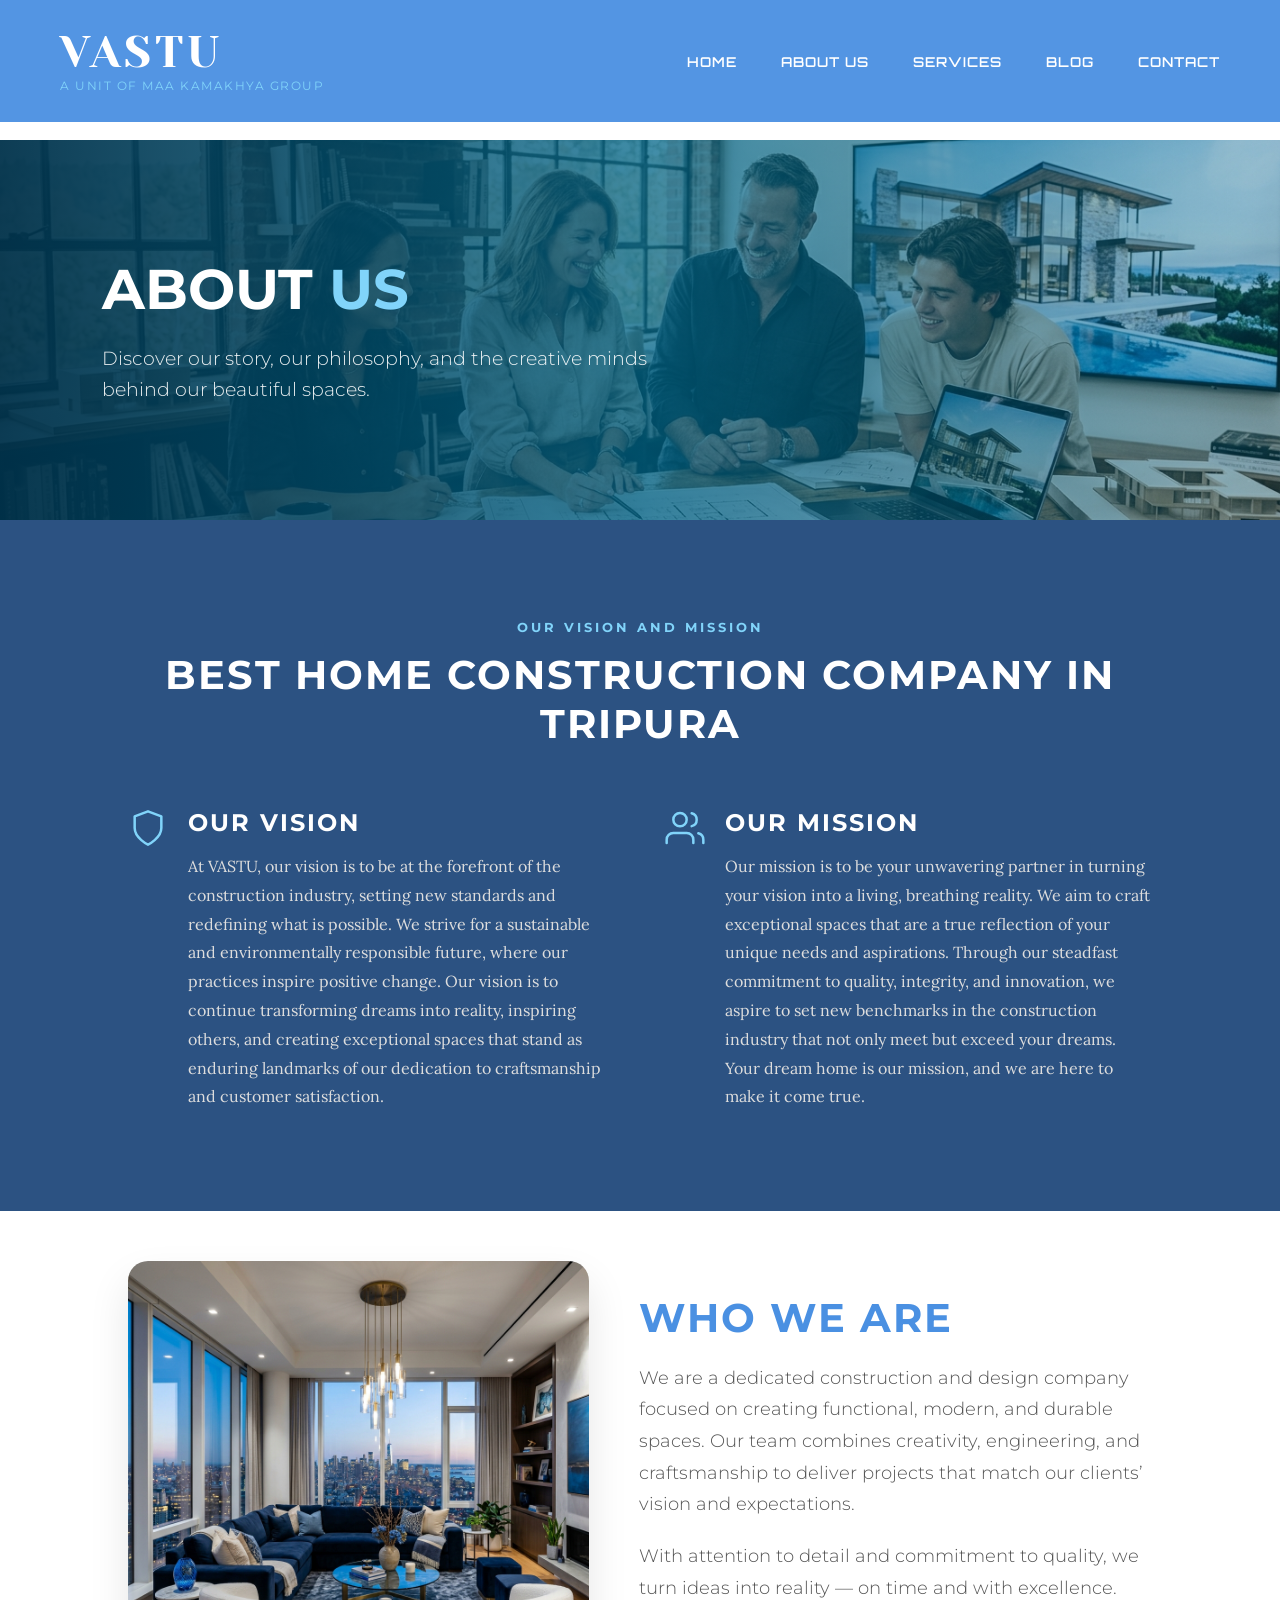
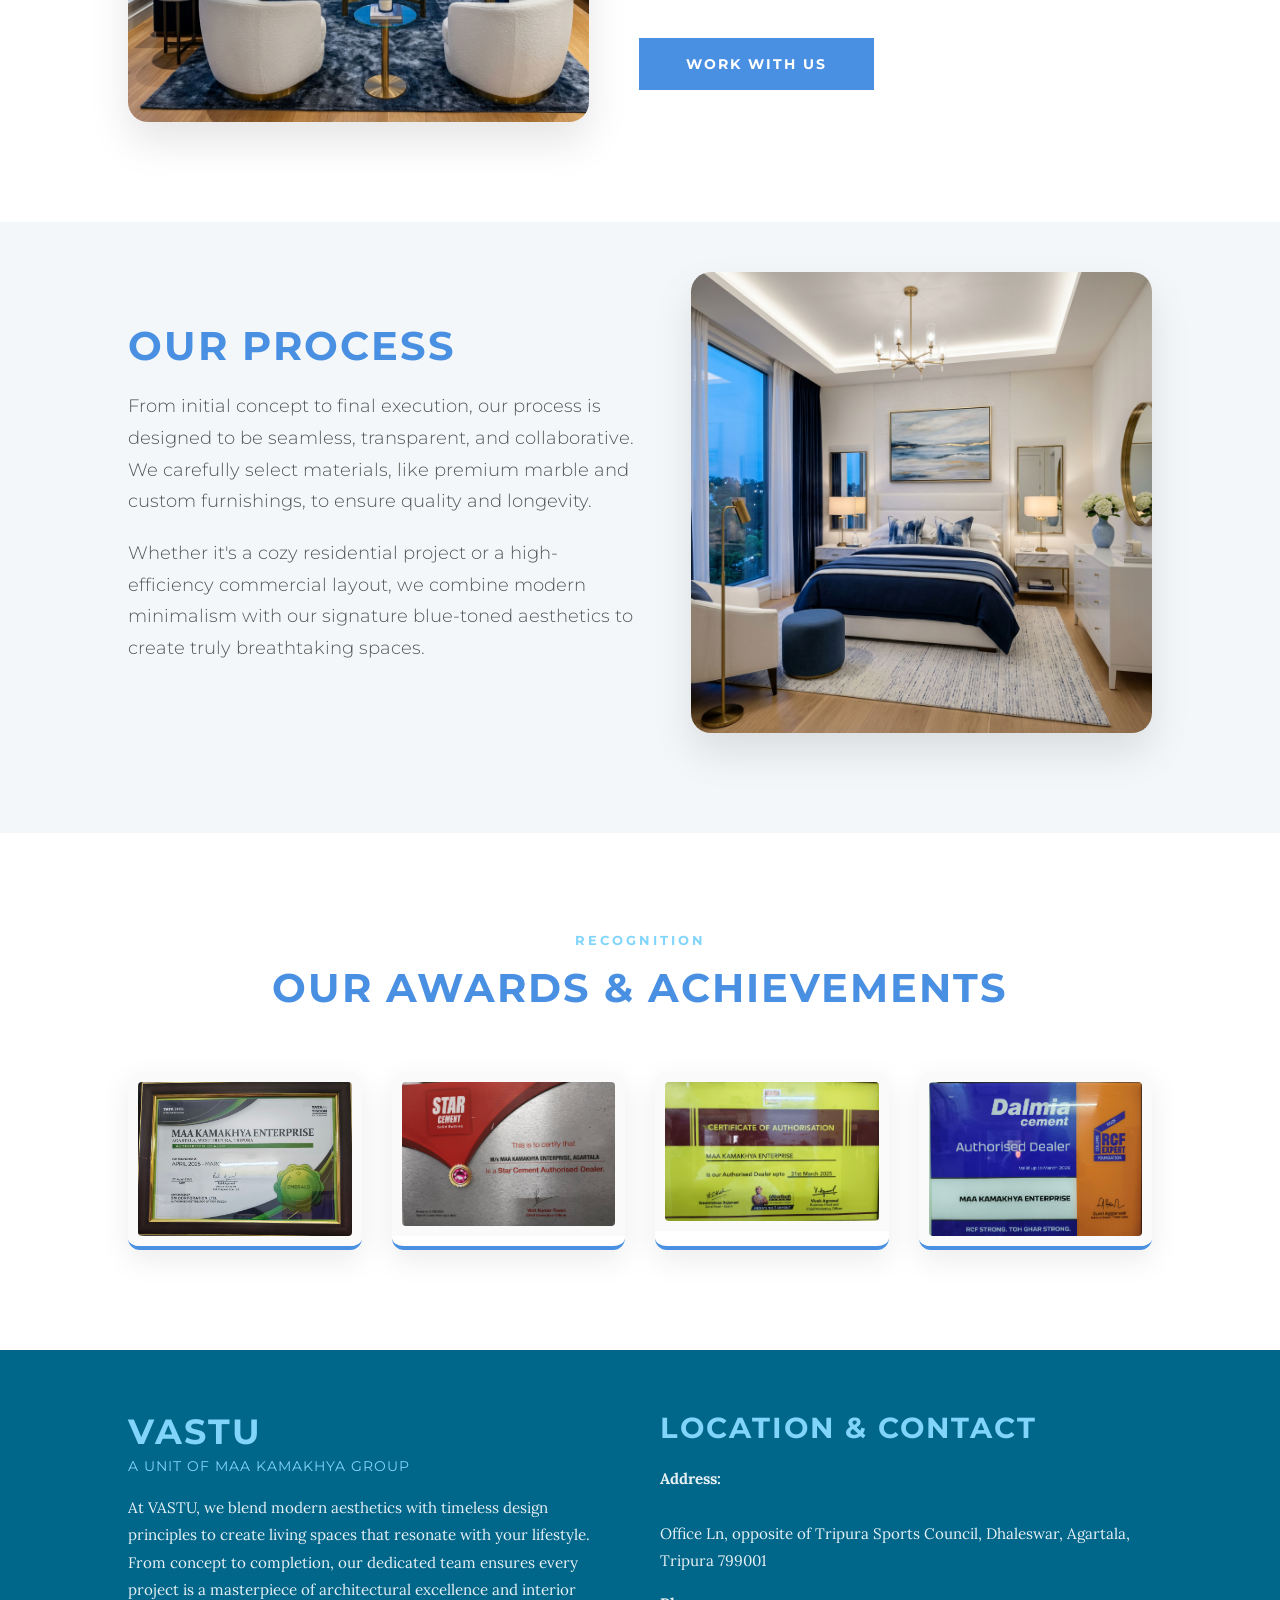
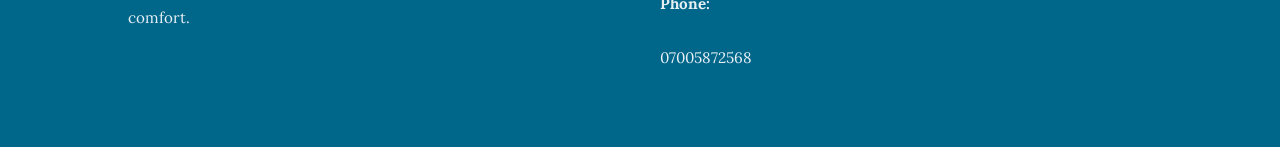
<file: about.html>
<!DOCTYPE html>
<html lang="en">
<head>
    <meta charset="UTF-8">
    <meta name="viewport" content="width=device-width, initial-scale=1.0">
    <title>About Us | VASTU</title>
    <!-- Fonts -->
    <link href="https://fonts.googleapis.com/css2?family=Montserrat:wght@700;800&family=Lora:ital,wght@0,400;1,400&family=Yeseva+One&family=Orbitron:wght@400;700;900&display=swap" rel="stylesheet">
    <!-- AOS Animation CSS -->
    <link href="https://unpkg.com/aos@2.3.1/dist/aos.css" rel="stylesheet">
    <style>
        :root {
            --deep-blue: #4A90E2;
            --sky-blue: #81D4FA;
            --white: #FFFFFF;
            --light-gray: #F4F7F9;
            --glass: rgba(255, 255, 255, 0.8);
        }

        * { margin: 0; padding: 0; box-sizing: border-box; }
        html { scroll-behavior: smooth; }
        body { font-family: 'Lora', serif; background-color: var(--white); color: var(--deep-blue); overflow-x: hidden; }
        h1, h2, h3 { font-family: 'Montserrat', sans-serif; text-transform: uppercase; letter-spacing: 2px; }

        /* --- Navigation --- */
        nav {
            position: fixed; width: 100%; padding: 30px 60px;
            display: flex; justify-content: space-between; align-items: center;
            z-index: 1000; transition: 0.3s;
            background: rgba(74, 144, 226, 0.95);
            backdrop-filter: blur(10px);
        }
        nav.scrolled { padding: 20px 60px; box-shadow: 0 10px 30px rgba(0,0,0,0.3); background: var(--deep-blue); }
        .logo { font-family: 'Yeseva One', serif; font-size: 2.8rem; font-weight: 400; color: var(--white); letter-spacing: 4px; line-height: 1; display: flex; flex-direction: column; }
        .nav-links a { font-family: 'Orbitron', sans-serif; text-decoration: none; color: var(--white); margin-left: 40px; font-weight: 600; font-size: 0.85rem; letter-spacing: 1px; }
        .nav-links a:hover { color: var(--sky-blue); }

        /* --- Dropdown Menu --- */
        .dropdown { position: relative; display: inline-block; }
        .dropdown-menu {
            position: absolute; top: 150%; left: 50%; transform: translateX(-50%);
            background: var(--white); min-width: 220px; border-radius: 12px;
            box-shadow: 0 15px 35px rgba(0,0,0,0.1); padding: 15px 0;
            opacity: 0; visibility: hidden; transition: all 0.3s ease; z-index: 1000;
        }
        .dropdown:hover .dropdown-menu { top: 120%; opacity: 1; visibility: visible; }
        .dropdown-menu a {
            display: block !important; margin: 0 !important; padding: 12px 30px !important;
            color: #333 !important; font-weight: 500 !important; font-size: 0.95rem !important; text-transform: capitalize; letter-spacing: 0 !important; transition: 0.3s;
        }
        .dropdown-menu a:hover { color: var(--deep-blue) !important; background: var(--light-gray); padding-left: 35px !important; }

        /* --- Mobile Menu --- */
        .menu-toggle { display: none; flex-direction: column; cursor: pointer; z-index: 1001; }
        .menu-toggle .bar { width: 25px; height: 3px; background-color: var(--white); margin: 4px 0; transition: 0.4s; }
        .menu-toggle.active .bar:nth-child(1) { transform: translate(0, 7px) rotate(-45deg); }
        .menu-toggle.active .bar:nth-child(2) { opacity: 0; }
        .menu-toggle.active .bar:nth-child(3) { transform: translate(0, -7px) rotate(45deg); }

        /* --- Page Spacing --- */
        main {
            padding-top: 140px !important;
        }
        @media (max-width: 768px) {
            main {
                padding-top: 100px !important;
            }
        }

        /* --- About Us Specific --- */
        .page-header {
            padding: 64px 8% 64px;
            display: flex;
            align-items: center;
            justify-content: flex-start;
            min-height: 380px;
            position: relative;
            overflow: hidden;
        }
        .page-header::before {
            content: '';
            position: absolute;
            top: 0;
            left: 0;
            width: 100%;
            height: 100%;
            background-image: linear-gradient(to right, rgba(0, 50, 75, 0.95) 0%, rgba(0, 102, 138, 0.75) 50%, rgba(0, 102, 138, 0.3) 100%), url('images/about%20us%20image.jpeg');
            background-size: cover;
            background-position: center;
            z-index: 1;
            animation: bgZoomIn 1.5s cubic-bezier(0.25, 0.46, 0.45, 0.94) forwards;
        }
        .page-header-content {
            position: relative;
            z-index: 2;
            max-width: 600px;
            text-align: left;
        }
        .page-header h1 {
            font-size: 3.5rem;
            color: #fff;
            margin-bottom: 20px;
            letter-spacing: normal;
        }
        .page-header p {
            font-size: 1.2rem;
            color: rgba(255, 255, 255, 0.9);
            line-height: 1.6;
            font-family: 'Montserrat', sans-serif;
            font-weight: 300;
        }
        @keyframes bgZoomIn {
            from { transform: scale(1.15); opacity: 0; }
            to { transform: scale(1); opacity: 1; }
        }
        @media (max-width: 991px) {
            .page-header {
                justify-content: center;
                text-align: center;
                padding-top: 64px;
                padding-bottom: 64px;
                min-height: 380px;
            }
            .page-header::before {
                background-image: linear-gradient(to bottom, rgba(0, 50, 75, 0.95) 0%, rgba(0, 102, 138, 0.85) 60%, rgba(0, 102, 138, 0.6) 100%), url('images/about%20us%20image.jpeg');
            }
            .page-header-content {
                max-width: 100%;
                text-align: center;
            }
            .page-header h1 {
                font-size: 3rem;
            }
        }
        
        .team-section { padding: 50px 10% 100px; display: flex; gap: 50px; align-items: center; }
        .team-section img { width: 45%; border-radius: 20px; box-shadow: 0 20px 40px rgba(0,0,0,0.1); }
        .team-content { width: 55%; }
        .team-content h2 { font-size: 2.5rem; color: var(--deep-blue); margin-bottom: 20px; }
        .team-content p { font-size: 1.1rem; line-height: 1.8; color: #555; margin-bottom: 20px; font-family: 'Montserrat', sans-serif; font-weight: 300; }

        .process-section { padding: 50px 10% 100px; display: flex; gap: 50px; align-items: center; background: var(--light-gray); }
        .process-section img { width: 45%; border-radius: 20px; box-shadow: 0 20px 40px rgba(0,0,0,0.1); }

        .btn {
            padding: 16px 45px; background: var(--deep-blue); color: var(--white);
            text-decoration: none; border-radius: 0; display: inline-block;
            transition: 0.3s; font-family: 'Montserrat', sans-serif; font-size: 0.85rem; font-weight: 700; letter-spacing: 2px;
            border: 2px solid var(--deep-blue);
        }
        .btn:hover { background: transparent; color: var(--deep-blue); border-color: var(--deep-blue); }

        .footer {
            background-color: #00668a; color: #fff; padding: 60px 10%;
            display: grid; grid-template-columns: repeat(auto-fit, minmax(250px, 1fr)); gap: 40px;
        }
        .footer h3 { color: var(--sky-blue); margin-bottom: 20px; font-family: 'Montserrat', sans-serif; font-size: 1.8rem; }
        .footer p { line-height: 1.8; opacity: 0.9; font-size: 0.95rem; font-family: 'Lora', serif; }
        .footer .contact-info p { display: flex; flex-direction: column; margin-bottom: 15px; font-family: 'Lora', serif; }

        /* Responsive */
        @media (max-width: 768px) {
            .menu-toggle { display: flex; }
            nav { padding: 20px; }
            .nav-links {
                position: fixed; top: 0; right: -100%; width: 100%; height: 100vh;
                background: var(--deep-blue); display: flex; flex-direction: column;
                justify-content: center; align-items: center; transition: 0.5s ease-in-out;
            }
            .nav-links.active { right: 0; }
            .nav-links a { margin: 20px 0; font-size: 1.5rem; color: var(--white); }
            .dropdown { display: flex; flex-direction: column; align-items: center; }
            .dropdown-menu { position: static; transform: none; box-shadow: none; background: transparent; display: none; padding: 0; opacity: 1; visibility: visible; }
            .dropdown:hover .dropdown-menu { display: flex; flex-direction: column; align-items: center; }
            .dropdown-menu a { font-size: 1.1rem !important; color: var(--sky-blue) !important; padding: 10px !important; margin: 10px 0 !important; }
            
            .team-section, .process-section { flex-direction: column; }
            .team-section img, .team-content, .process-section img { width: 100%; }
        }
    </style>
    <!-- Mobile Design Stylesheet (Isolated) -->
    <link rel="stylesheet" href="mobile.css">
</head>
<body>

    <nav id="navbar">
        <div class="logo">
            <a href="index.html" style="text-decoration: none; color: inherit; display: block;">VASTU</a>
            <span style="display: block; font-size: 0.75rem; font-family: 'Montserrat', sans-serif; letter-spacing: 1.5px; color: var(--sky-blue); margin-top: 5px; text-transform: uppercase;">A Unit of Maa Kamakhya Group</span>
        </div>
        <div class="menu-toggle" id="mobile-menu">
            <span class="bar"></span>
            <span class="bar"></span>
            <span class="bar"></span>
        </div>
        <div class="nav-links" id="nav-links">
            <a href="index.html">HOME</a>
            <a href="about.html">ABOUT US</a>
            <div class="dropdown">
                <a href="services.html">SERVICES</a>
                <div class="dropdown-menu">
                    <a href="services.html">Building Planing</a>
                    <a href="services.html">Structural Design</a>
                    <a href="services.html">Architectural Design</a>
                    <a href="services.html">Soil Testing</a>
                    <a href="services.html">Piling Works</a>
                    <a href="services.html">Surveying</a>
                    <a href="services.html">Construction</a>
                </div>
            </div>
            <a href="blog.html">BLOG</a>
            <a href="contact.html">CONTACT</a>
        </div>
    </nav>

    <main class="max-w-[1440px] mx-auto">
        <!-- Hero Section -->
        <section class="page-header">
        <div class="page-header-content" data-aos="fade-right" data-aos-duration="1000">
            <h1>ABOUT <span style="color: var(--sky-blue);">US</span></h1>
            <p>Discover our story, our philosophy, and the creative minds behind our beautiful spaces.</p>
        </div>
    </section>

    <style>
        .vision-mission-section {
            background-color: #2C5282;
            color: #fff;
            padding: 100px 10%;
            text-align: center;
        }
        .vm-subtitle {
            font-family: 'Montserrat', sans-serif;
            font-size: 0.8rem;
            letter-spacing: 3px;
            color: var(--sky-blue);
            margin-bottom: 15px;
            font-weight: 700;
            text-transform: uppercase;
            display: block;
        }
        .vm-title {
            font-size: 2.5rem;
            margin-bottom: 60px;
            font-weight: 700;
        }
        .vm-grid {
            display: grid;
            grid-template-columns: 1fr 1fr;
            gap: 50px;
            text-align: left;
        }
        .vm-card {
            display: flex;
            gap: 20px;
            align-items: flex-start;
        }
        .vm-icon {
            flex-shrink: 0;
            color: var(--sky-blue);
        }
        .vm-content h3 {
            font-size: 1.5rem;
            margin-bottom: 15px;
            color: #fff;
        }
        .vm-content p {
            color: #ddd;
            line-height: 1.8;
            font-size: 1rem;
        }
        @media (max-width: 768px) {
            .vm-grid { grid-template-columns: 1fr; }
            .vm-title { font-size: 2rem; }
        }
    </style>
    <section class="vision-mission-section">
        <span class="vm-subtitle" data-aos="fade-up">OUR VISION AND MISSION</span>
        <h2 class="vm-title" data-aos="fade-up" data-aos-delay="100">Best Home Construction Company in Tripura</h2>
        
        <div class="vm-grid">
            <div class="vm-card" data-aos="fade-right" data-aos-delay="200">
                <div class="vm-icon">
                    <svg width="40" height="40" viewBox="0 0 24 24" fill="none" stroke="currentColor" stroke-width="1.5" stroke-linecap="round" stroke-linejoin="round"><path d="M12 22s8-4 8-10V5l-8-3-8 3v7c0 6 8 10 8 10z"></path></svg>
                </div>
                <div class="vm-content">
                    <h3>Our Vision</h3>
                    <p>At VASTU, our vision is to be at the forefront of the construction industry, setting new standards and redefining what is possible. We strive for a sustainable and environmentally responsible future, where our practices inspire positive change. Our vision is to continue transforming dreams into reality, inspiring others, and creating exceptional spaces that stand as enduring landmarks of our dedication to craftsmanship and customer satisfaction.</p>
                </div>
            </div>

            <div class="vm-card" data-aos="fade-left" data-aos-delay="300">
                <div class="vm-icon">
                    <svg width="40" height="40" viewBox="0 0 24 24" fill="none" stroke="currentColor" stroke-width="1.5" stroke-linecap="round" stroke-linejoin="round"><path d="M17 21v-2a4 4 0 0 0-4-4H5a4 4 0 0 0-4 4v2"></path><circle cx="9" cy="7" r="4"></circle><path d="M23 21v-2a4 4 0 0 0-3-3.87"></path><path d="M16 3.13a4 4 0 0 1 0 7.75"></path></svg>
                </div>
                <div class="vm-content">
                    <h3>Our Mission</h3>
                    <p>Our mission is to be your unwavering partner in turning your vision into a living, breathing reality. We aim to craft exceptional spaces that are a true reflection of your unique needs and aspirations. Through our steadfast commitment to quality, integrity, and innovation, we aspire to set new benchmarks in the construction industry that not only meet but exceed your dreams. Your dream home is our mission, and we are here to make it come true.</p>
                </div>
            </div>
        </div>
    </section>

    <section class="team-section">
        <img src="images/hero_bg.png" alt="VASTU premium interior design and architecture studio by Basu" data-aos="fade-right">
        <div class="team-content" data-aos="fade-left">
            <h2>Who We Are</h2>
            <p>We are a dedicated construction and design company focused on creating functional, modern, and durable spaces. Our team combines creativity, engineering, and craftsmanship to deliver projects that match our clients’ vision and expectations.</p>
            <p>With attention to detail and commitment to quality, we turn ideas into reality — on time and with excellence.</p>
            <a href="contact.html" class="btn" style="margin-top: 15px;">WORK WITH US</a>
        </div>
    </section>

    <section class="process-section">
        <div class="team-content" data-aos="fade-right">
            <h2>OUR PROCESS</h2>
            <p>From initial concept to final execution, our process is designed to be seamless, transparent, and collaborative. We carefully select materials, like premium marble and custom furnishings, to ensure quality and longevity.</p>
            <p>Whether it's a cozy residential project or a high-efficiency commercial layout, we combine modern minimalism with our signature blue-toned aesthetics to create truly breathtaking spaces.</p>
        </div>
        <img src="images/gallery2.png" alt="Professional interior design and construction process by Basu" data-aos="fade-left">
    </section>

    <!-- Vision and Mission section was moved to top -->

    <style>
        .awards-section { padding: 100px 10%; text-align: center; background: #fff; }
        .awards-header { margin-bottom: 60px; }
        .awards-grid { display: grid; grid-template-columns: repeat(4, 1fr); gap: 30px; }
        .award-card {
            border-radius: 12px; overflow: hidden; box-shadow: 0 10px 30px rgba(0,0,0,0.08);
            transition: transform 0.3s ease; background: #fff;
        }
        .award-card:hover { transform: translateY(-10px); box-shadow: 0 15px 40px rgba(74, 144, 226, 0.15); }
        .award-img-wrapper { width: 100%; overflow: hidden; position: relative; background: #fafafa; display: flex; align-items: center; justify-content: center; padding: 10px; }
        .award-img-wrapper img { width: 100%; height: auto; max-height: 400px; object-fit: contain; display: block; transition: transform 0.5s ease; border-radius: 4px; }
        .award-card { border-bottom: 4px solid var(--deep-blue); }
        .award-card:hover .award-img-wrapper img { transform: scale(1.05); }
        @media (max-width: 1024px) { .awards-grid { grid-template-columns: repeat(2, 1fr); gap: 20px;} }
        @media (max-width: 600px) { .awards-grid { grid-template-columns: 1fr; } }
    </style>
    <section class="awards-section" id="awards">
        <div class="awards-header" data-aos="fade-up">
            <p style="font-family: 'Montserrat', sans-serif; font-size: 0.8rem; letter-spacing: 3px; color: var(--sky-blue); margin-bottom: 15px; font-weight: 700; text-transform: uppercase;">RECOGNITION</p>
            <h2 style="font-size: 2.5rem; color: var(--deep-blue);">Our Awards & Achievements</h2>
        </div>
        <div class="awards-grid">
            <div class="award-card" data-aos="fade-up" data-aos-delay="100">
                <div class="award-img-wrapper">
                    <img src="vastu image/IMG_20260508_201943.jpg" alt="VASTU Excellence in Architecture Award" loading="lazy">
                </div>
            </div>
            <div class="award-card" data-aos="fade-up" data-aos-delay="200">
                <div class="award-img-wrapper">
                    <img src="vastu image/IMG_20260508_202014.jpg" alt="VASTU Premium Interior Design Recognition" loading="lazy">
                </div>
            </div>
            <div class="award-card" data-aos="fade-up" data-aos-delay="300">
                <div class="award-img-wrapper">
                    <img src="vastu image/IMG_20260508_202053.jpg" alt="VASTU Construction Quality Award" loading="lazy">
                </div>
            </div>
            <div class="award-card" data-aos="fade-up" data-aos-delay="400">
                <div class="award-img-wrapper">
                    <img src="vastu image/IMG_20260508_202203.jpg" alt="VASTU Best Project Management Award" loading="lazy">
                </div>
            </div>
        </div>
    </section>

    </main>

    <footer class="footer">
        <div class="footer-about">
            <h3 style="font-size: 2.2rem; margin-bottom: 5px;">VASTU</h3>
            <span style="display: block; font-size: 0.85rem; font-family: 'Montserrat', sans-serif; letter-spacing: 1px; color: var(--sky-blue); margin-bottom: 20px; text-transform: uppercase;">A Unit of Maa Kamakhya Group</span>
            <p>At VASTU, we blend modern aesthetics with timeless design principles to create living spaces that resonate with your lifestyle. From concept to completion, our dedicated team ensures every project is a masterpiece of architectural excellence and interior comfort.</p>
        </div>
        <div class="footer-contact">
            <h3>LOCATION & CONTACT</h3>
            <div class="contact-info">
                <p><strong>Address:</strong><br>Office Ln, opposite of Tripura Sports Council, Dhaleswar, Agartala, Tripura 799001</p>
                <p><strong>Phone:</strong><br>07005872568</p>
            </div>
        </div>
    </footer>

    <script>
        // Scroll Effect for Navbar
        window.addEventListener('scroll', function() {
            let nav = document.getElementById('navbar');
            if (window.pageYOffset > 50) {
                nav.classList.add('scrolled');
            } else {
                nav.classList.remove('scrolled');
            }
        });

        // Mobile Menu Toggle
        const mobileMenu = document.getElementById('mobile-menu');
        const navLinks = document.getElementById('nav-links');
        const navItems = document.querySelectorAll('.nav-links a');

        mobileMenu.addEventListener('click', () => {
            mobileMenu.classList.toggle('active');
            navLinks.classList.toggle('active');
        });

        navItems.forEach(item => {
            item.addEventListener('click', () => {
                mobileMenu.classList.remove('active');
                navLinks.classList.remove('active');
            });
        });
    </script>
    
    <!-- AOS Animation Script -->
    <script src="https://unpkg.com/aos@2.3.1/dist/aos.js"></script>
    <script>
        AOS.init({
            duration: 800,
            once: true,
            offset: 100
        });
    </script>
</body>
</html>
</file>
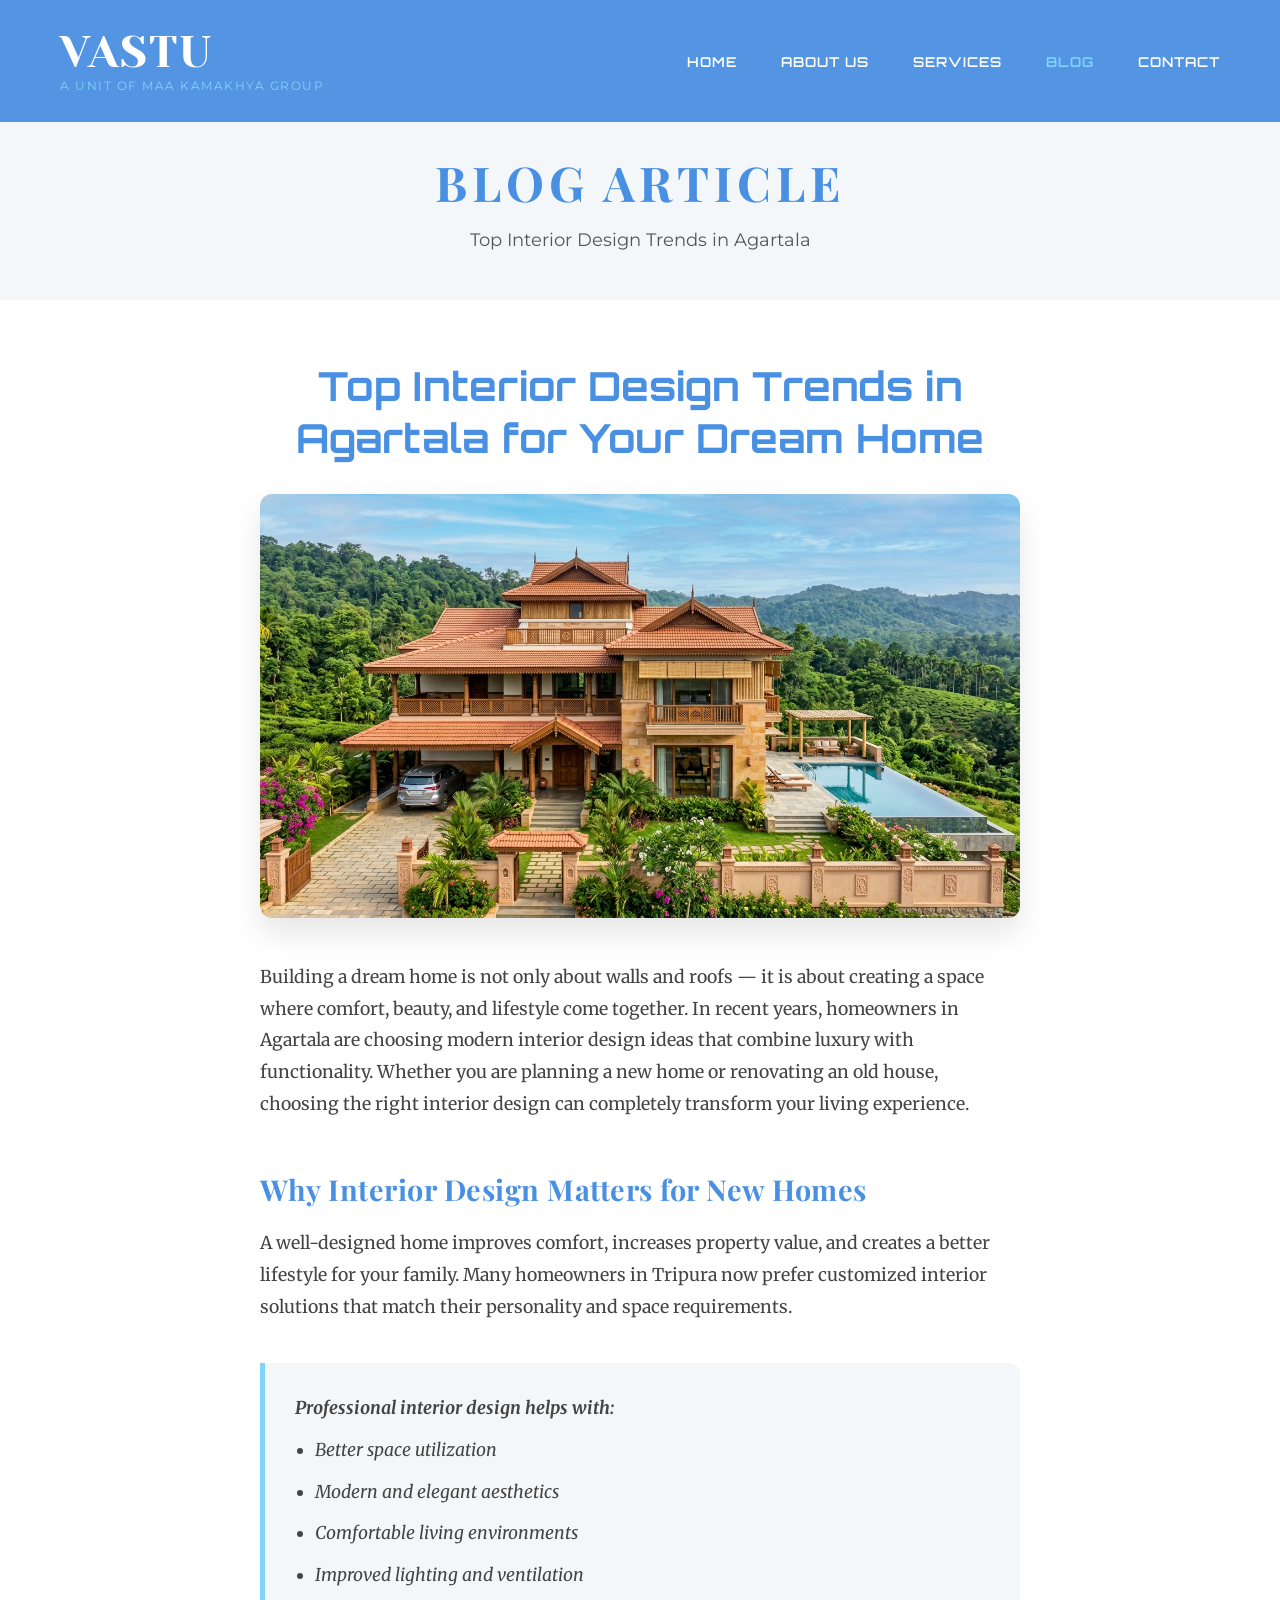
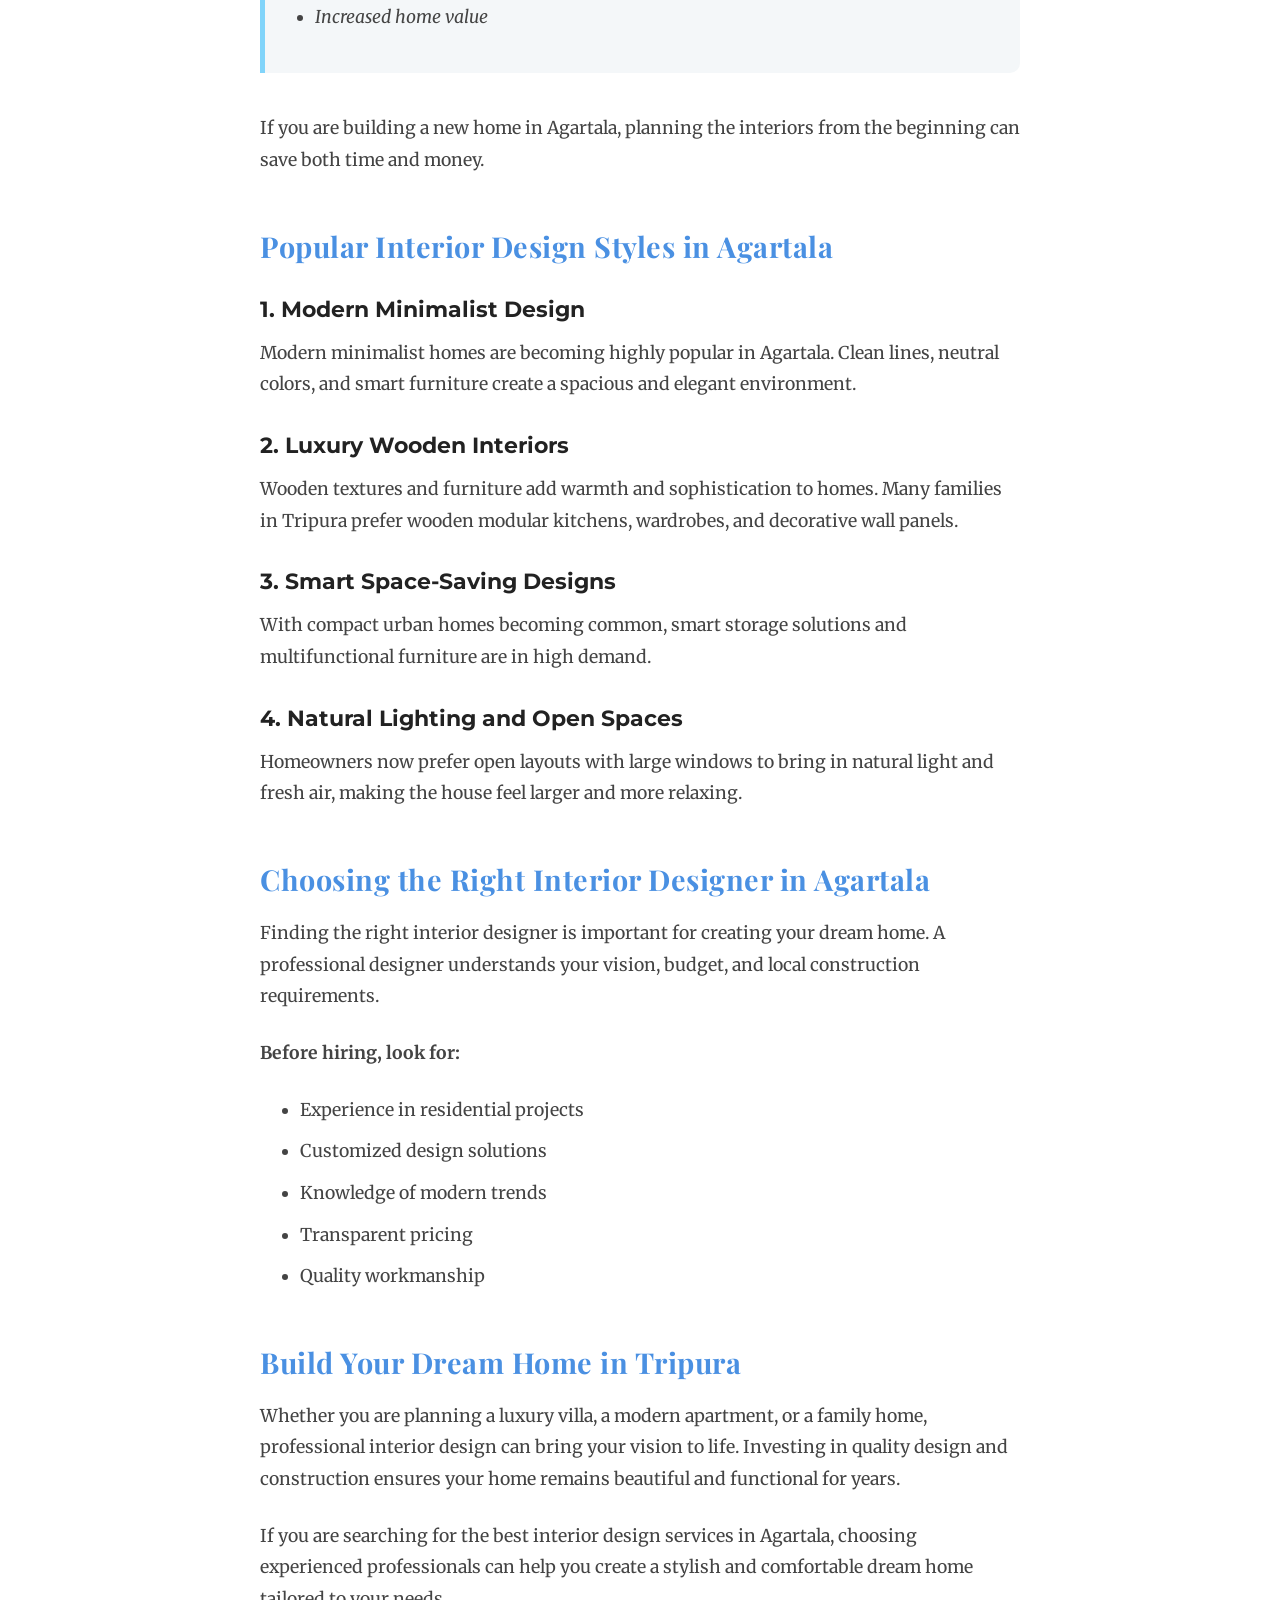
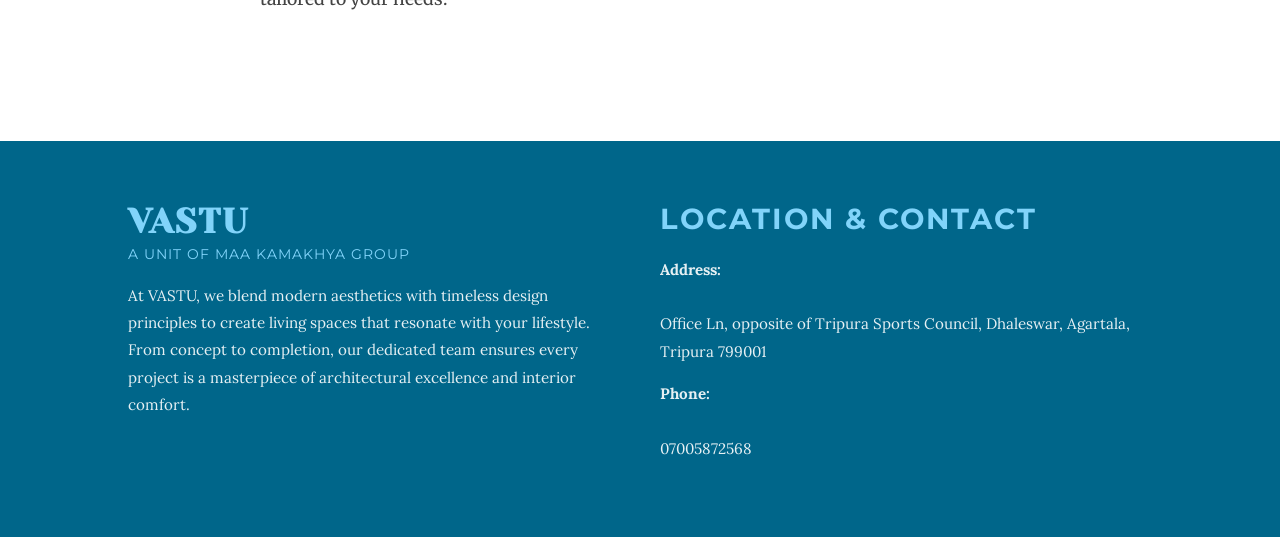
<file: blog-interior-trends.html>
<!DOCTYPE html>
<html lang="en">
<head>
    <meta charset="UTF-8">
    <meta name="viewport" content="width=device-width, initial-scale=1.0">
    <title>Top Interior Design Trends in Agartala | VASTU</title>
    <!-- Fonts -->
    <link href="https://fonts.googleapis.com/css2?family=Montserrat:wght@700;800&family=Lora:ital,wght@0,400;1,400&family=Yeseva+One&family=Orbitron:wght@400;700;900&family=Merriweather:ital,wght@0,300;0,400;0,700;1,300&family=Playfair+Display:ital,wght@0,600;0,700;1,600&display=swap" rel="stylesheet">
    <link rel="stylesheet" href="https://cdnjs.cloudflare.com/ajax/libs/font-awesome/6.4.0/css/all.min.css">
    <!-- AOS Animation CSS -->
    <link href="https://unpkg.com/aos@2.3.1/dist/aos.css" rel="stylesheet">
    <style>
        :root {
            --deep-blue: #4A90E2;
            --sky-blue: #81D4FA;
            --white: #FFFFFF;
            --light-gray: #F4F7F9;
            --glass: rgba(255, 255, 255, 0.8);
        }

        * { margin: 0; padding: 0; box-sizing: border-box; }
        html { scroll-behavior: smooth; }
        body { font-family: 'Lora', serif; background-color: var(--white); color: var(--deep-blue); overflow-x: hidden; }
        h1, h2, h3 { font-family: 'Montserrat', sans-serif; text-transform: uppercase; letter-spacing: 2px; }

        /* --- Navigation --- */
        nav {
            position: fixed; width: 100%; padding: 30px 60px;
            display: flex; justify-content: space-between; align-items: center;
            z-index: 1000; transition: 0.3s;
            background: rgba(74, 144, 226, 0.95);
            backdrop-filter: blur(10px);
        }
        nav.scrolled { padding: 20px 60px; box-shadow: 0 10px 30px rgba(0,0,0,0.3); background: var(--deep-blue); }
        .logo { font-family: 'Yeseva One', serif; font-size: 2.8rem; font-weight: 400; color: var(--white); letter-spacing: 2px; line-height: 1; display: flex; flex-direction: column; }
        .nav-links a { font-family: 'Orbitron', sans-serif; text-decoration: none; color: var(--white); margin-left: 40px; font-weight: 600; font-size: 0.85rem; letter-spacing: 1px; }
        .nav-links a:hover { color: var(--sky-blue); }

        /* --- Dropdown Menu --- */
        .dropdown { position: relative; display: inline-block; }
        .dropdown-menu {
            position: absolute; top: 150%; left: 50%; transform: translateX(-50%);
            background: var(--white); min-width: 220px; border-radius: 12px;
            box-shadow: 0 15px 35px rgba(0,0,0,0.1); padding: 15px 0;
            opacity: 0; visibility: hidden; transition: all 0.3s ease; z-index: 1000;
        }
        .dropdown:hover .dropdown-menu { top: 120%; opacity: 1; visibility: visible; }
        .dropdown-menu a {
            display: block !important; margin: 0 !important; padding: 12px 30px !important;
            color: #333 !important; font-weight: 500 !important; font-size: 0.95rem !important; text-transform: capitalize; letter-spacing: 0 !important; transition: 0.3s;
        }
        .dropdown-menu a:hover { color: var(--deep-blue) !important; background: var(--light-gray); padding-left: 35px !important; }

        /* --- Mobile Menu --- */
        .menu-toggle { display: none; flex-direction: column; cursor: pointer; z-index: 1001; }
        .menu-toggle .bar { width: 25px; height: 3px; background-color: var(--white); margin: 4px 0; transition: 0.4s; }
        .menu-toggle.active .bar:nth-child(1) { transform: translate(0, 7px) rotate(-45deg); }
        .menu-toggle.active .bar:nth-child(2) { opacity: 0; }
        .menu-toggle.active .bar:nth-child(3) { transform: translate(0, -7px) rotate(45deg); }

        /* --- Blog Specific Styles --- */
        .page-header { padding: 150px 10% 50px; text-align: center; background: var(--light-gray); }
        .page-header h1 { font-size: 3rem; color: var(--deep-blue); font-family: 'Playfair Display', serif; text-transform: uppercase; letter-spacing: 5px; }
        .page-header p { font-size: 1.1rem; color: #555; max-width: 600px; margin: 15px auto 0; font-family: 'Montserrat', sans-serif; }

        .blog-container {
            max-width: 800px;
            margin: 0 auto;
            padding: 60px 20px 100px;
            font-family: 'Merriweather', serif;
            color: #333;
        }

        .blog-title {
            font-size: 2.5rem;
            color: var(--deep-blue);
            margin-bottom: 30px;
            font-family: 'Orbitron', sans-serif;
            line-height: 1.3;
            text-transform: none;
            letter-spacing: normal;
            text-align: center;
        }

        .blog-hero-image {
            width: 100%;
            height: auto;
            border-radius: 12px;
            box-shadow: 0 15px 30px rgba(0,0,0,0.1);
            margin-bottom: 40px;
            object-fit: cover;
        }

        .blog-content p {
            font-size: 1.1rem;
            line-height: 1.8;
            margin-bottom: 25px;
            color: #444;
        }

        .blog-content h2 {
            font-size: 1.8rem;
            color: var(--deep-blue);
            margin: 50px 0 20px;
            font-family: 'Playfair Display', serif;
            text-transform: none;
            letter-spacing: 0.5px;
        }

        .blog-content h3 {
            font-size: 1.4rem;
            color: #222;
            margin: 30px 0 15px;
            font-family: 'Montserrat', sans-serif;
            text-transform: none;
            letter-spacing: 0;
            font-weight: 700;
        }

        .blog-content ul {
            margin: 20px 0 30px 40px;
        }

        .blog-content li {
            font-size: 1.1rem;
            line-height: 1.8;
            margin-bottom: 10px;
            color: #444;
        }

        .blog-content .highlight-box {
            background: var(--light-gray);
            padding: 30px;
            border-left: 5px solid var(--sky-blue);
            border-radius: 0 10px 10px 0;
            margin: 40px 0;
            font-style: italic;
        }

        /* --- Footer --- */
        .footer {
            background-color: #00668a; color: #fff; padding: 60px 10%;
            display: grid; grid-template-columns: repeat(auto-fit, minmax(250px, 1fr)); gap: 40px;
        }
        .footer h3 { color: var(--sky-blue); margin-bottom: 20px; font-family: 'Montserrat', sans-serif; font-size: 1.8rem; }
        .footer p { line-height: 1.8; opacity: 0.9; font-size: 0.95rem; font-family: 'Lora', serif; }
        .footer .contact-info p { display: flex; flex-direction: column; margin-bottom: 15px; font-family: 'Lora', serif; }

        /* Responsive */
        @media (max-width: 768px) {
            .menu-toggle { display: flex; }
            nav { padding: 20px; }
            .nav-links {
                position: fixed; top: 0; right: -100%; width: 100%; height: 100vh;
                background: var(--deep-blue); display: flex; flex-direction: column;
                justify-content: center; align-items: center; transition: 0.5s ease-in-out;
            }
            .nav-links.active { right: 0; }
            .nav-links a { margin: 20px 0; font-size: 1.5rem; color: var(--white); }
            .dropdown { display: flex; flex-direction: column; align-items: center; }
            .dropdown-menu { position: static; transform: none; box-shadow: none; background: transparent; display: none; padding: 0; opacity: 1; visibility: visible; }
            .dropdown:hover .dropdown-menu { display: flex; flex-direction: column; align-items: center; }
            .dropdown-menu a { font-size: 1.1rem !important; color: var(--sky-blue) !important; padding: 10px !important; margin: 10px 0 !important; }
            
            .blog-title { font-size: 2rem; }
            .blog-content h2 { font-size: 1.5rem; }
        }
    </style>
    <!-- Mobile Design Stylesheet (Isolated) -->
    <link rel="stylesheet" href="mobile.css">
</head>
<body>

    <nav id="navbar">
        <div class="logo">
            <a href="index.html" style="text-decoration: none; color: inherit; display: block;">VASTU</a>
            <span style="display: block; font-size: 0.75rem; font-family: 'Montserrat', sans-serif; letter-spacing: 1.5px; color: var(--sky-blue); margin-top: 5px; text-transform: uppercase;">A Unit of Maa Kamakhya Group</span>
        </div>
        <div class="menu-toggle" id="mobile-menu">
            <span class="bar"></span>
            <span class="bar"></span>
            <span class="bar"></span>
        </div>
        <div class="nav-links" id="nav-links">
            <a href="index.html">HOME</a>
            <a href="about.html">ABOUT US</a>
            <div class="dropdown">
                <a href="services.html">SERVICES</a>
                <div class="dropdown-menu">
                    <a href="services.html">Building Planing</a>
                    <a href="services.html">Structural Design</a>
                    <a href="services.html">Architectural Design</a>
                    <a href="services.html">Soil Testing</a>
                    <a href="services.html">Piling Works</a>
                    <a href="services.html">Surveying</a>
                    <a href="services.html">Construction</a>
                </div>
            </div>
            <a href="blog.html" style="color: var(--sky-blue);">BLOG</a>
            <a href="contact.html">CONTACT</a>
        </div>
    </nav>

    <section class="page-header">
        <h1 data-aos="fade-up">BLOG ARTICLE</h1>
        <p data-aos="fade-up" data-aos-delay="200">Top Interior Design Trends in Agartala</p>
    </section>

    <div class="blog-container">
        <article class="blog-content" data-aos="fade-up">
            <h1 class="blog-title">Top Interior Design Trends in Agartala for Your Dream Home</h1>
            
            <img src="blog image/blog 1 image.jpeg" alt="Beautiful Indian Home Architecture and Interior" class="blog-hero-image">

            <p>Building a dream home is not only about walls and roofs — it is about creating a space where comfort, beauty, and lifestyle come together. In recent years, homeowners in Agartala are choosing modern interior design ideas that combine luxury with functionality. Whether you are planning a new home or renovating an old house, choosing the right interior design can completely transform your living experience.</p>

            <h2>Why Interior Design Matters for New Homes</h2>

            <p>A well-designed home improves comfort, increases property value, and creates a better lifestyle for your family. Many homeowners in Tripura now prefer customized interior solutions that match their personality and space requirements.</p>

            <div class="highlight-box">
                <p style="margin-bottom: 0;"><strong>Professional interior design helps with:</strong></p>
                <ul style="margin: 10px 0 0 20px;">
                    <li>Better space utilization</li>
                    <li>Modern and elegant aesthetics</li>
                    <li>Comfortable living environments</li>
                    <li>Improved lighting and ventilation</li>
                    <li>Increased home value</li>
                </ul>
            </div>

            <p>If you are building a new home in Agartala, planning the interiors from the beginning can save both time and money.</p>

            <h2>Popular Interior Design Styles in Agartala</h2>

            <h3>1. Modern Minimalist Design</h3>
            <p>Modern minimalist homes are becoming highly popular in Agartala. Clean lines, neutral colors, and smart furniture create a spacious and elegant environment.</p>

            <h3>2. Luxury Wooden Interiors</h3>
            <p>Wooden textures and furniture add warmth and sophistication to homes. Many families in Tripura prefer wooden modular kitchens, wardrobes, and decorative wall panels.</p>

            <h3>3. Smart Space-Saving Designs</h3>
            <p>With compact urban homes becoming common, smart storage solutions and multifunctional furniture are in high demand.</p>

            <h3>4. Natural Lighting and Open Spaces</h3>
            <p>Homeowners now prefer open layouts with large windows to bring in natural light and fresh air, making the house feel larger and more relaxing.</p>

            <h2>Choosing the Right Interior Designer in Agartala</h2>

            <p>Finding the right interior designer is important for creating your dream home. A professional designer understands your vision, budget, and local construction requirements.</p>

            <p><strong>Before hiring, look for:</strong></p>
            <ul>
                <li>Experience in residential projects</li>
                <li>Customized design solutions</li>
                <li>Knowledge of modern trends</li>
                <li>Transparent pricing</li>
                <li>Quality workmanship</li>
            </ul>

            <h2>Build Your Dream Home in Tripura</h2>

            <p>Whether you are planning a luxury villa, a modern apartment, or a family home, professional interior design can bring your vision to life. Investing in quality design and construction ensures your home remains beautiful and functional for years.</p>

            <p>If you are searching for the best interior design services in Agartala, choosing experienced professionals can help you create a stylish and comfortable dream home tailored to your needs.</p>

        </article>
    </div>

    <!-- Footer -->
    <footer class="footer">
        <div class="footer-about">
            <h3 style="font-family: 'Yeseva One', serif; font-size: 2.2rem; margin-bottom: 5px;">VASTU</h3>
            <span style="display: block; font-size: 0.85rem; font-family: 'Montserrat', sans-serif; letter-spacing: 1px; color: var(--sky-blue); margin-bottom: 20px; text-transform: uppercase;">A Unit of Maa Kamakhya Group</span>
            <p>At VASTU, we blend modern aesthetics with timeless design principles to create living spaces that resonate with your lifestyle. From concept to completion, our dedicated team ensures every project is a masterpiece of architectural excellence and interior comfort.</p>
        </div>
        <div class="footer-contact">
            <h3>LOCATION & CONTACT</h3>
            <div class="contact-info">
                <p><strong>Address:</strong><br>Office Ln, opposite of Tripura Sports Council, Dhaleswar, Agartala, Tripura 799001</p>
                <p><strong>Phone:</strong><br>07005872568</p>
            </div>
        </div>
    </footer>

    <!-- AOS Script -->
    <script src="https://unpkg.com/aos@2.3.1/dist/aos.js"></script>
    <script>
        AOS.init({ duration: 800, once: true });

        // Mobile Menu Toggle
        const mobileMenu = document.getElementById('mobile-menu');
        const navLinks = document.getElementById('nav-links');

        mobileMenu.addEventListener('click', () => {
            mobileMenu.classList.toggle('active');
            navLinks.classList.toggle('active');
        });

        // Navbar scroll effect
        window.addEventListener('scroll', () => {
            const nav = document.getElementById('navbar');
            if (window.scrollY > 50) {
                nav.classList.add('scrolled');
            } else {
                nav.classList.remove('scrolled');
            }
        });
    </script>
</body>
</html>
</file>
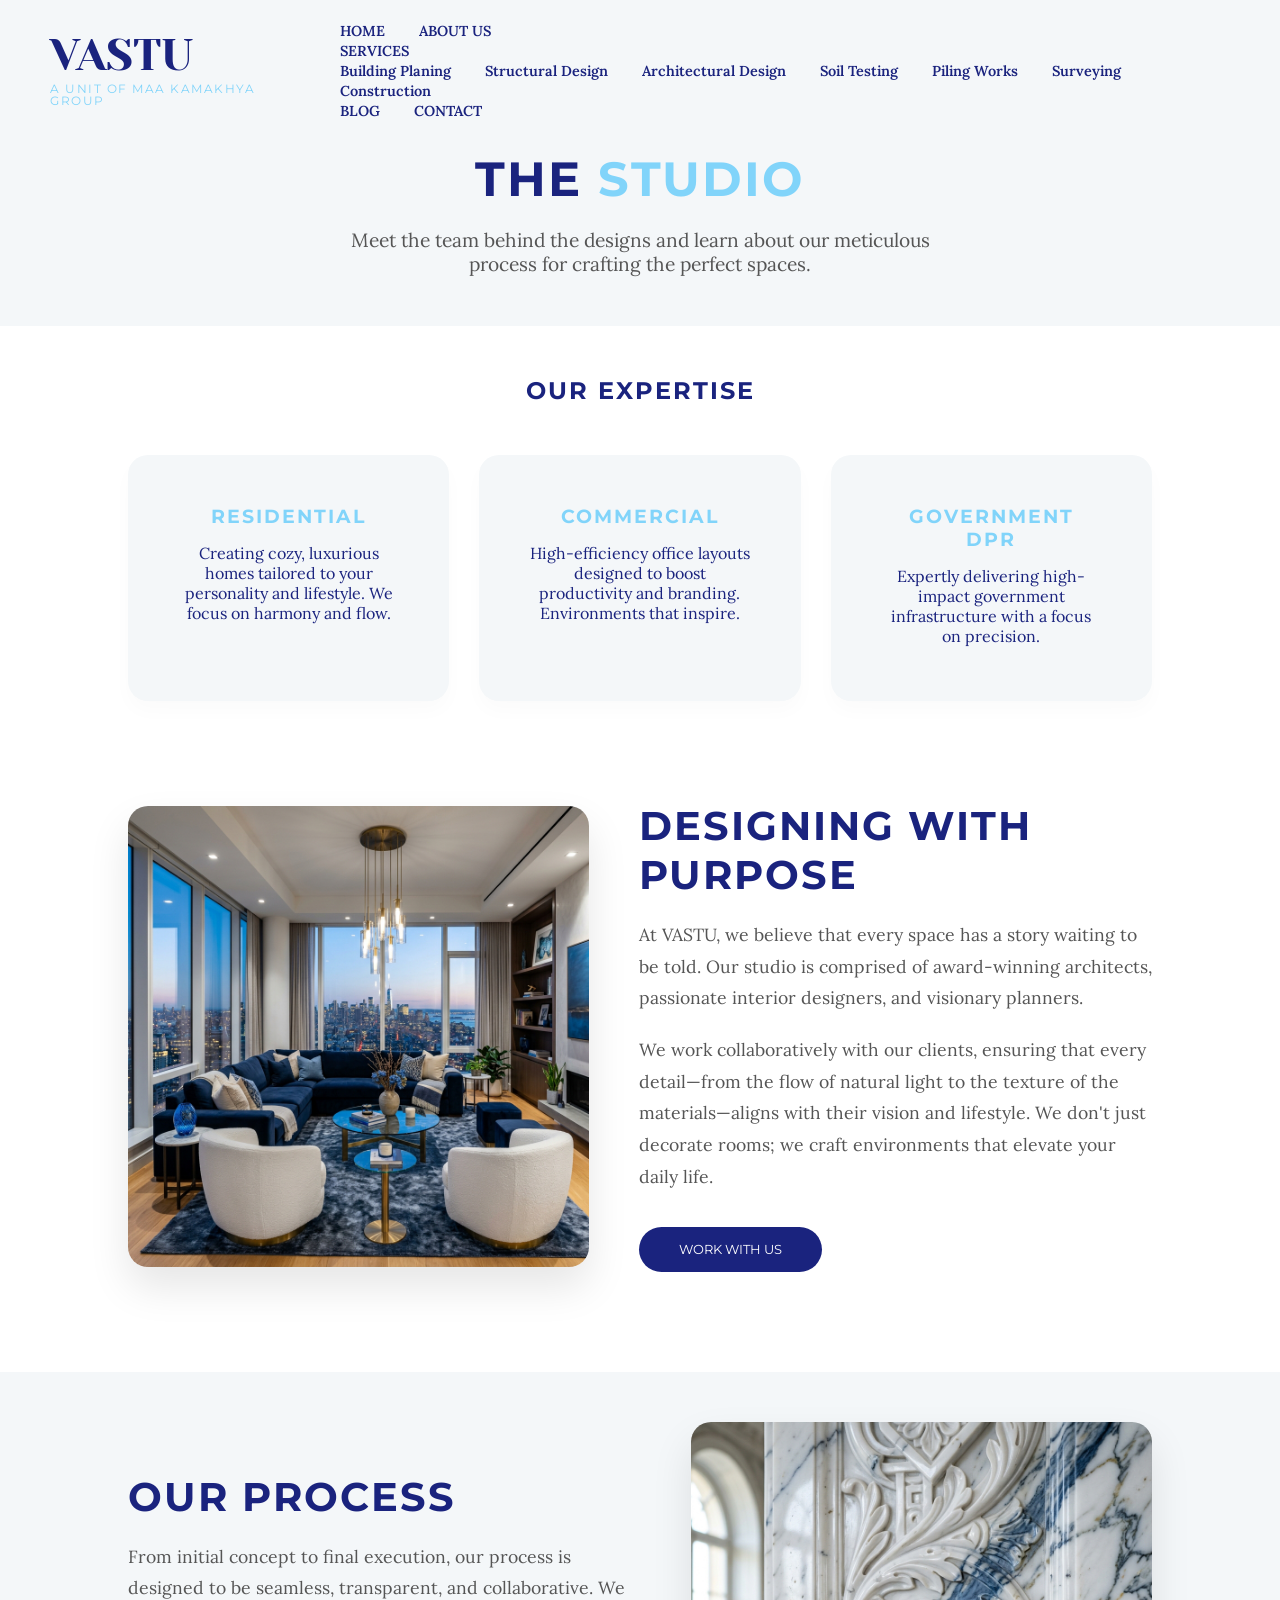
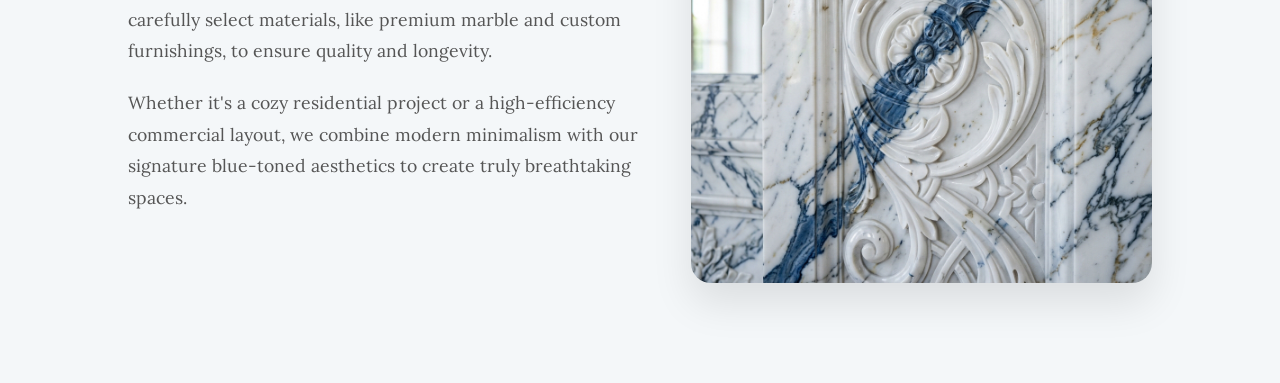
<file: studio.html>
<!DOCTYPE html>
<html lang="en">
<head>
    <meta charset="UTF-8">
    <meta name="viewport" content="width=device-width, initial-scale=1.0">
    <title>Studio | VASTU</title>
    <!-- Fonts -->
    <link href="https://fonts.googleapis.com/css2?family=Montserrat:wght@700;800&family=Lora:ital,wght@0,400;1,400&family=Yeseva+One&family=Orbitron:wght@400;700;900&display=swap" rel="stylesheet">
    <style>
        :root {
            --deep-blue: #1A237E;
            --sky-blue: #81D4FA;
            --white: #FFFFFF;
            --light-gray: #F4F7F9;
            --glass: rgba(255, 255, 255, 0.8);
        }

        * { margin: 0; padding: 0; box-sizing: border-box; }
        html { scroll-behavior: smooth; }
        body { font-family: 'Lora', serif; background-color: var(--white); color: var(--deep-blue); overflow-x: hidden; }
        h1, h2, h3 { font-family: 'Montserrat', sans-serif; text-transform: uppercase; letter-spacing: 2px; }

        /* --- Navigation --- */
        nav {
            position: fixed; width: 100%; padding: 20px 50px;
            display: flex; justify-content: space-between; align-items: center;
            z-index: 1000; transition: 0.3s;
        }
        nav.scrolled { background: var(--white); box-shadow: 0 10px 30px rgba(0,0,0,0.05); padding: 15px 50px; }
        .logo { font-family: 'Yeseva One', serif; font-size: 2.8rem; font-weight: 400; color: var(--deep-blue); line-height: 1; display: flex; flex-direction: column; }
        .logo a { text-decoration: none; color: inherit; }
        .nav-links a { text-decoration: none; color: var(--deep-blue); margin-left: 30px; font-weight: 600; font-size: 0.9rem; }
        .nav-links a.btn { color: var(--white); }
        .nav-links a.btn:hover { color: var(--deep-blue); }
        .btn {
            padding: 15px 40px; background: var(--deep-blue); color: var(--white);
            text-decoration: none; border-radius: 50px; display: inline-block;
            transition: 0.3s; font-family: 'Montserrat'; font-size: 0.8rem;
        }
        .btn:hover { transform: translateY(-5px); background: var(--sky-blue); color: var(--deep-blue); }

        /* --- Mobile Menu --- */
        .menu-toggle { display: none; flex-direction: column; cursor: pointer; z-index: 1001; }
        .menu-toggle .bar { width: 25px; height: 3px; background-color: var(--deep-blue); margin: 4px 0; transition: 0.4s; }
        .menu-toggle.active .bar:nth-child(1) { transform: translate(0, 11px) rotate(-45deg); }
        .menu-toggle.active .bar:nth-child(2) { opacity: 0; }
        .menu-toggle.active .bar:nth-child(3) { transform: translate(0, -11px) rotate(45deg); }

        /* --- Studio Specific --- */
        .studio-header { padding: 150px 10% 50px; text-align: center; background: var(--light-gray); }
        .studio-header h1 { font-size: 3rem; color: var(--deep-blue); }
        .studio-header p { font-size: 1.2rem; color: #555; max-width: 600px; margin: 20px auto 0; }
        
        .services { padding: 50px 10%; text-align: center; }
        .service-grid { display: grid; grid-template-columns: repeat(auto-fit, minmax(300px, 1fr)); gap: 30px; margin-top: 50px; }
        .service-card {
            background: var(--light-gray); padding: 50px; border-radius: 20px;
            box-shadow: 0 10px 20px rgba(0,0,0,0.02); transition: 0.4s;
            border-bottom: 5px solid transparent;
        }
        .service-card:hover { border-bottom: 5px solid var(--sky-blue); transform: translateY(-5px); }
        
        .team-section { padding: 50px 10% 100px; display: flex; gap: 50px; align-items: center; }
        .team-section img { width: 45%; border-radius: 20px; box-shadow: 0 20px 40px rgba(0,0,0,0.1); }
        .team-content { width: 55%; }
        .team-content h2 { font-size: 2.5rem; color: var(--deep-blue); margin-bottom: 20px; }
        .team-content p { font-size: 1.1rem; line-height: 1.8; color: #555; margin-bottom: 20px; }

        .process-section { padding: 50px 10% 100px; display: flex; gap: 50px; align-items: center; background: var(--light-gray); }
        .process-section img { width: 45%; border-radius: 20px; box-shadow: 0 20px 40px rgba(0,0,0,0.1); }

        /* Responsive */
        @media (max-width: 768px) {
            .menu-toggle { display: flex; }
            .nav-links {
                position: fixed; top: 0; right: -100%; width: 100%; height: 100vh;
                background: var(--white); display: flex; flex-direction: column;
                justify-content: center; align-items: center; transition: 0.5s ease-in-out;
            }
            .nav-links.active { right: 0; }
            .nav-links a { margin: 20px 0; font-size: 1.5rem; }
            
            .team-section, .process-section { flex-direction: column; }
            .team-section img, .team-content, .process-section img { width: 100%; }
        }
    </style>
    <!-- Mobile Design Stylesheet (Isolated) -->
    <link rel="stylesheet" href="mobile.css">
</head>
<body>

    <nav id="navbar">
        <div class="logo">
            <a href="index.html" style="text-decoration: none; color: inherit; display: block;">VASTU</a>
            <span style="display: block; font-size: 0.75rem; font-family: 'Montserrat', sans-serif; letter-spacing: 1.5px; color: var(--sky-blue); margin-top: 5px; text-transform: uppercase;">A Unit of Maa Kamakhya Group</span>
        </div>
        <div class="menu-toggle" id="mobile-menu">
            <span class="bar"></span>
            <span class="bar"></span>
            <span class="bar"></span>
        </div>
        <div class="nav-links" id="nav-links">
            <a href="index.html">HOME</a>
            <a href="about.html">ABOUT US</a>
            <div class="dropdown">
                <a href="services.html">SERVICES</a>
                <div class="dropdown-menu">
                    <a href="services.html">Building Planing</a>
                    <a href="services.html">Structural Design</a>
                    <a href="services.html">Architectural Design</a>
                    <a href="services.html">Soil Testing</a>
                    <a href="services.html">Piling Works</a>
                    <a href="services.html">Surveying</a>
                    <a href="services.html">Construction</a>
                </div>
            </div>
            <a href="blog.html">BLOG</a>
            <a href="contact.html">CONTACT</a>
        </div>
    </nav>

    <section class="studio-header">
        <h1>THE <span style="color: var(--sky-blue);">STUDIO</span></h1>
        <p>Meet the team behind the designs and learn about our meticulous process for crafting the perfect spaces.</p>
    </section>

    <section class="services">
        <h2>OUR EXPERTISE</h2>
        <div class="service-grid">
            <div class="service-card">
                <h3 style="color: var(--sky-blue); margin-bottom: 15px;">Residential</h3>
                <p>Creating cozy, luxurious homes tailored to your personality and lifestyle. We focus on harmony and flow.</p>
            </div>
            <div class="service-card">
                <h3 style="color: var(--sky-blue); margin-bottom: 15px;">Commercial</h3>
                <p>High-efficiency office layouts designed to boost productivity and branding. Environments that inspire.</p>
            </div>
            <div class="service-card">
                <h3 style="color: var(--sky-blue); margin-bottom: 15px;">Government DPR</h3>
                <p>Expertly delivering high-impact government infrastructure with a focus on precision.</p>
            </div>
        </div>
    </section>

    <section class="team-section">
        <img src="images/hero_bg.png" alt="VASTU premium interior design and architecture studio by Basu">
        <div class="team-content">
            <h2>DESIGNING WITH PURPOSE</h2>
            <p>At VASTU, we believe that every space has a story waiting to be told. Our studio is comprised of award-winning architects, passionate interior designers, and visionary planners.</p>
            <p>We work collaboratively with our clients, ensuring that every detail—from the flow of natural light to the texture of the materials—aligns with their vision and lifestyle. We don't just decorate rooms; we craft environments that elevate your daily life.</p>
            <a href="index.html#contact" class="btn" style="margin-top: 15px;">WORK WITH US</a>
        </div>
    </section>

    <section class="process-section">
        <div class="team-content">
            <h2>OUR PROCESS</h2>
            <p>From initial concept to final execution, our process is designed to be seamless, transparent, and collaborative. We carefully select materials, like premium marble and custom furnishings, to ensure quality and longevity.</p>
            <p>Whether it's a cozy residential project or a high-efficiency commercial layout, we combine modern minimalism with our signature blue-toned aesthetics to create truly breathtaking spaces.</p>
        </div>
        <img src="images/gallery4.png" alt="Professional interior design and construction process by Basu">
    </section>

    <script>
        // Scroll Effect for Navbar
        window.onscroll = function() {
            let nav = document.getElementById('navbar');
            if (window.pageYOffset > 50) {
                nav.classList.add('scrolled');
            } else {
                nav.classList.remove('scrolled');
            }
        };

        // Mobile Menu Toggle
        const mobileMenu = document.getElementById('mobile-menu');
        const navLinks = document.getElementById('nav-links');
        const navItems = document.querySelectorAll('.nav-links a');

        mobileMenu.addEventListener('click', () => {
            mobileMenu.classList.toggle('active');
            navLinks.classList.toggle('active');
        });

        navItems.forEach(item => {
            item.addEventListener('click', () => {
                mobileMenu.classList.remove('active');
                navLinks.classList.remove('active');
            });
        });
    </script>
</body>
</html>
</file>
<file: mobile.css>
/* ==========================================================================
   VASTU - Isolated Mobile & Responsive Design Stylesheet
   ==========================================================================
   This file contains all the mobile-responsive overrides, layout adjustments,
   and media queries for the VASTU website. 
   
   To prevent interaction with the desktop/original design of the website,
   this stylesheet is linked in the HTML files and only executes inside 
   the specified viewport widths (e.g. tablet and mobile screens).
   ========================================================================== */

/* --------------------------------------------------------------------------
   1. TABLET / LAPTOP LAYOUTS (max-width: 1024px)
   -------------------------------------------------------------------------- */
@media (max-width: 1024px) {
    /* Awards & Achievements section */
    .awards-grid {
        grid-template-columns: repeat(2, 1fr) !important;
        gap: 20px !important;
    }
}

/* --------------------------------------------------------------------------
   2. LANDSCAPE MOBILE / MEDIUM TABLETS (max-width: 900px)
   -------------------------------------------------------------------------- */
@media (max-width: 900px) {
    /* Why Choose Us Grid */
    .wcu-grid {
        grid-template-columns: repeat(2, 1fr) !important;
    }
}

/* --------------------------------------------------------------------------
   3. MOBILE DEVICES & PORTRAIT TABLETS (max-width: 768px)
   -------------------------------------------------------------------------- */
@media (max-width: 768px) {
    /* Global Navigation Menu */
    .menu-toggle {
        display: flex !important;
    }
    
    nav {
        padding: 20px !important;
    }
    
    .nav-links {
        position: fixed !important;
        top: 0 !important;
        right: -100% !important;
        width: 100% !important;
        height: 100vh !important;
        background: var(--deep-blue) !important;
        display: flex !important;
        flex-direction: column !important;
        justify-content: center !important;
        align-items: center !important;
        transition: 0.5s ease-in-out !important;
    }
    
    .nav-links.active {
        right: 0 !important;
    }
    
    .nav-links a {
        margin: 20px 0 !important;
        font-size: 1.5rem !important;
        color: var(--white) !important;
    }
    
    .dropdown {
        display: flex !important;
        flex-direction: column !important;
        align-items: center !important;
    }
    
    .dropdown-menu {
        position: static !important;
        transform: none !important;
        box-shadow: none !important;
        background: transparent !important;
        display: none !important;
        padding: 0 !important;
        opacity: 1 !important;
        visibility: visible !important;
    }
    
    .dropdown:hover .dropdown-menu {
        display: flex !important;
        flex-direction: column !important;
        align-items: center !important;
    }
    
    .dropdown-menu a {
        font-size: 1.1rem !important;
        color: var(--sky-blue) !important;
        padding: 10px !important;
        margin: 10px 0 !important;
    }

    /* Page Content Padding Spacing */
    main {
        padding-top: 100px !important;
    }

    /* Homepage Hero Section */
    .hero {
        padding-top: 100px !important;
        justify-content: center !important;
        text-align: center !important;
        padding-left: 0 !important;
    }
    
    .hero-overlay {
        background: linear-gradient(to bottom, rgba(74, 144, 226, 0.5) 0%, rgba(74, 144, 226, 0.1) 100%) !important;
    }
    
    .hero-content {
        width: 100% !important;
        padding: 0 20px !important;
        margin-top: -10vh !important;
    }
    
    .hero h1 {
        font-size: 2.0rem !important;
    }
    .welcome-text {
        font-size: 0.95rem !important;
        letter-spacing: 3px !important;
    }
    .brand-text {
        font-size: 2.2rem !important;
        letter-spacing: 4px !important;
        margin-bottom: 5px !important;
    }

    /* Home Page: Flip Cards Grid */
    .cards-grid {
        grid-template-columns: 1fr !important;
    }

    /* Home Page: Brands Section */
    .brand-logo-card {
        min-width: 110px !important;
        padding: 10px !important;
        height: 75px !important;
    }

    /* Alternating Content Rows */
    .alt-row, .alt-row.reverse {
        flex-direction: column !important;
        text-align: center !important;
        gap: 20px !important;
        margin-bottom: 50px !important;
    }
    
    .alt-row img, .alt-row .alt-text {
        width: 100% !important;
    }
    
    .alt-row img {
        height: 250px !important;
    }

    /* Tab Buttons Layout */
    .service-tabs {
        flex-direction: column !important;
        align-items: center !important;
    }

    /* Portfolio Carousel */
    .gallery-wrapper {
        height: 450px !important;
        padding: 30px 0 !important;
    }
    
    .gallery-item {
        flex: 0 0 calc(100% - 40px) !important;
        min-width: calc(100% - 40px) !important;
        margin: 0 20px !important;
        height: 100% !important;
    }
    
    .gallery-arrow {
        width: 40px !important;
        height: 40px !important;
        font-size: 1.5rem !important;
    }

    /* Contact Form & Sections */
    .contact {
        padding: 60px 5% !important;
    }

    /* About Us Specific Sections */
    .team-section, .process-section {
        flex-direction: column !important;
    }
    
    .team-section img, .team-content, .process-section img {
        width: 100% !important;
    }

    /* Roadmap Section Layout */
    .aesthetic-roadmap {
        height: 500px !important;
    }
    
    .point-text {
        font-size: 1.1rem !important;
    }
    
    .text-left {
        right: 20px !important;
    }
    
    .text-right {
        left: 20px !important;
    }
    
    .hover-image {
        display: none !important; /* Hide preview images on small screens */
    }

    /* Floating WhatsApp Button */
    .whatsapp-float {
        width: 50px !important;
        height: 50px !important;
        bottom: 20px !important;
        right: 20px !important;
    }
    
    .whatsapp-float svg {
        width: 28px !important;
        height: 28px !important;
    }
}

/* --------------------------------------------------------------------------
   4. SMALL MOBILE / SMARTPHONES (max-width: 600px)
   -------------------------------------------------------------------------- */
@media (max-width: 600px) {
    /* Why Choose Us Grid */
    .wcu-grid {
        grid-template-columns: 1fr !important;
    }

    /* Awards Grid */
    .awards-grid {
        grid-template-columns: 1fr !important;
    }
}

/* --------------------------------------------------------------------------
   5. CUSTOM ADDITIONS & SANDBOX AREA
   --------------------------------------------------------------------------
   Write your new mobile-specific design/styling rules here.
   These styles are completely isolated and won't affect the desktop website layout.
   -------------------------------------------------------------------------- */
</file>
